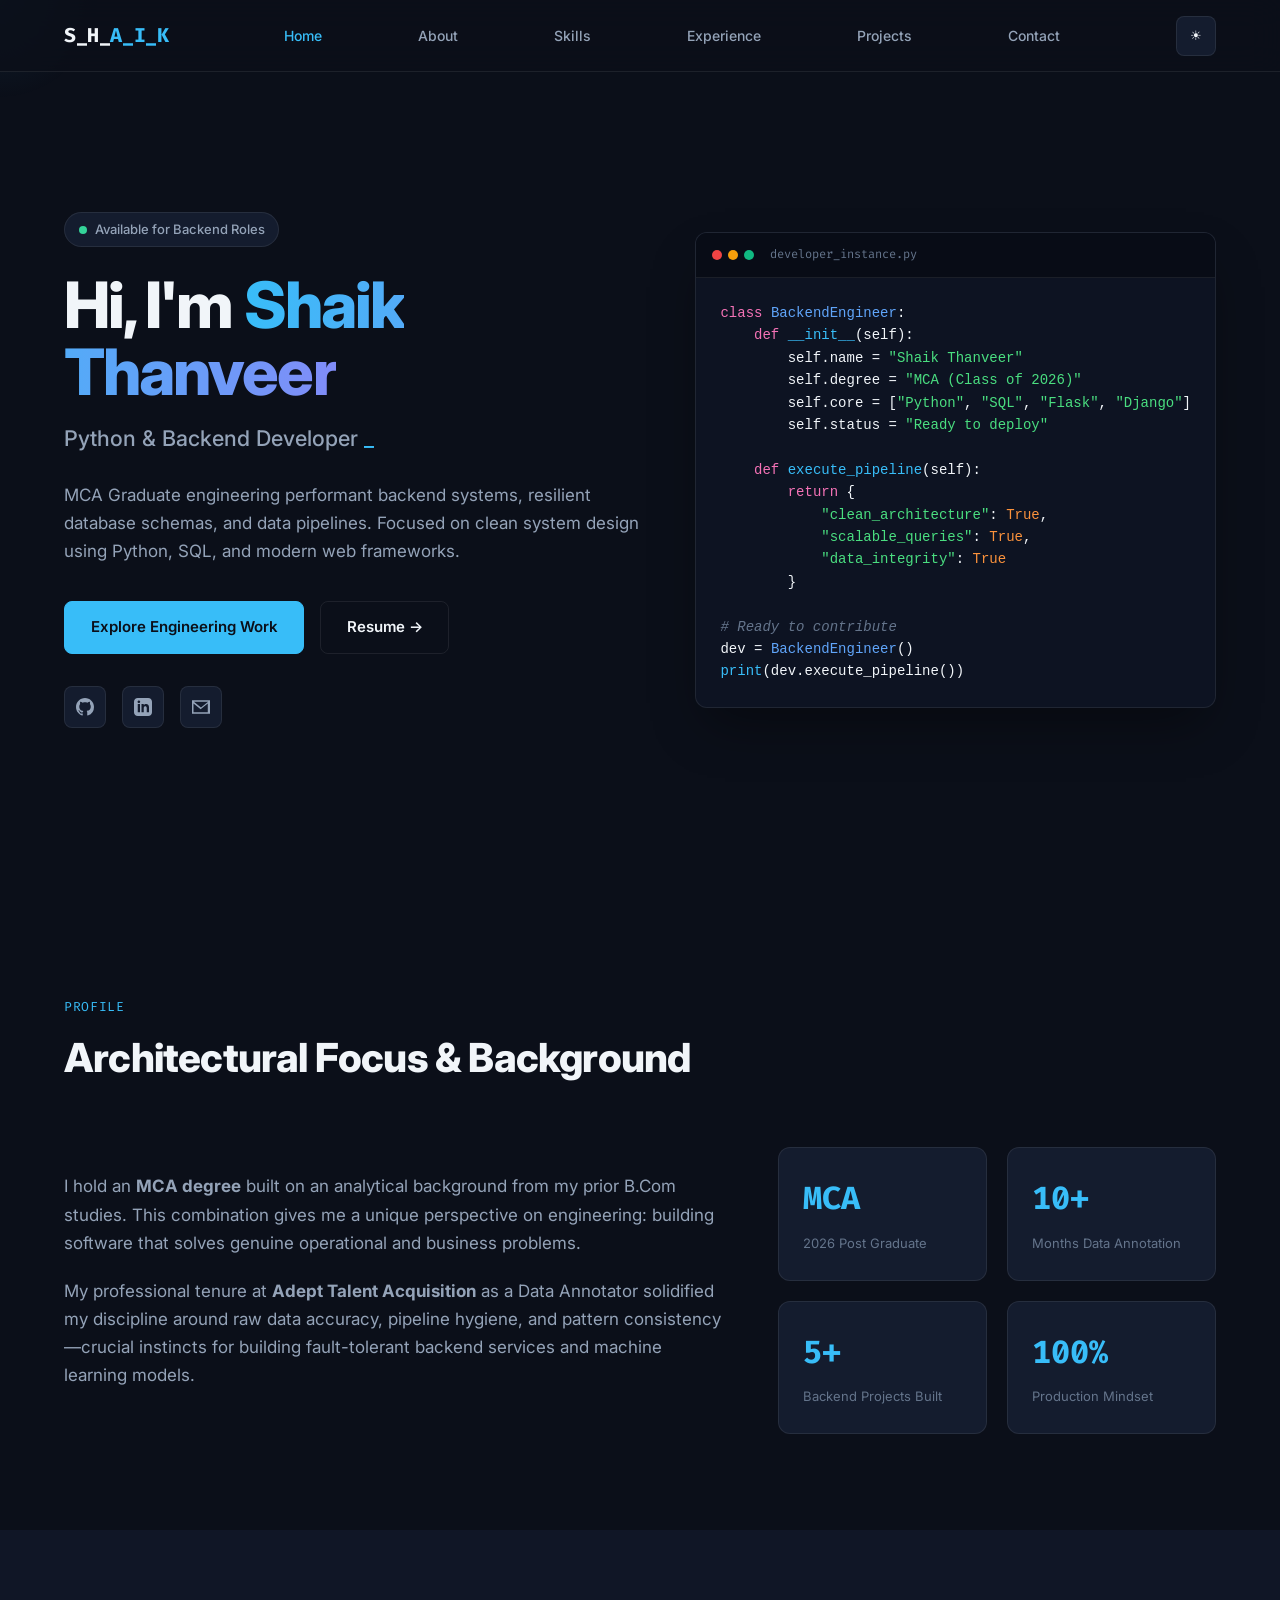
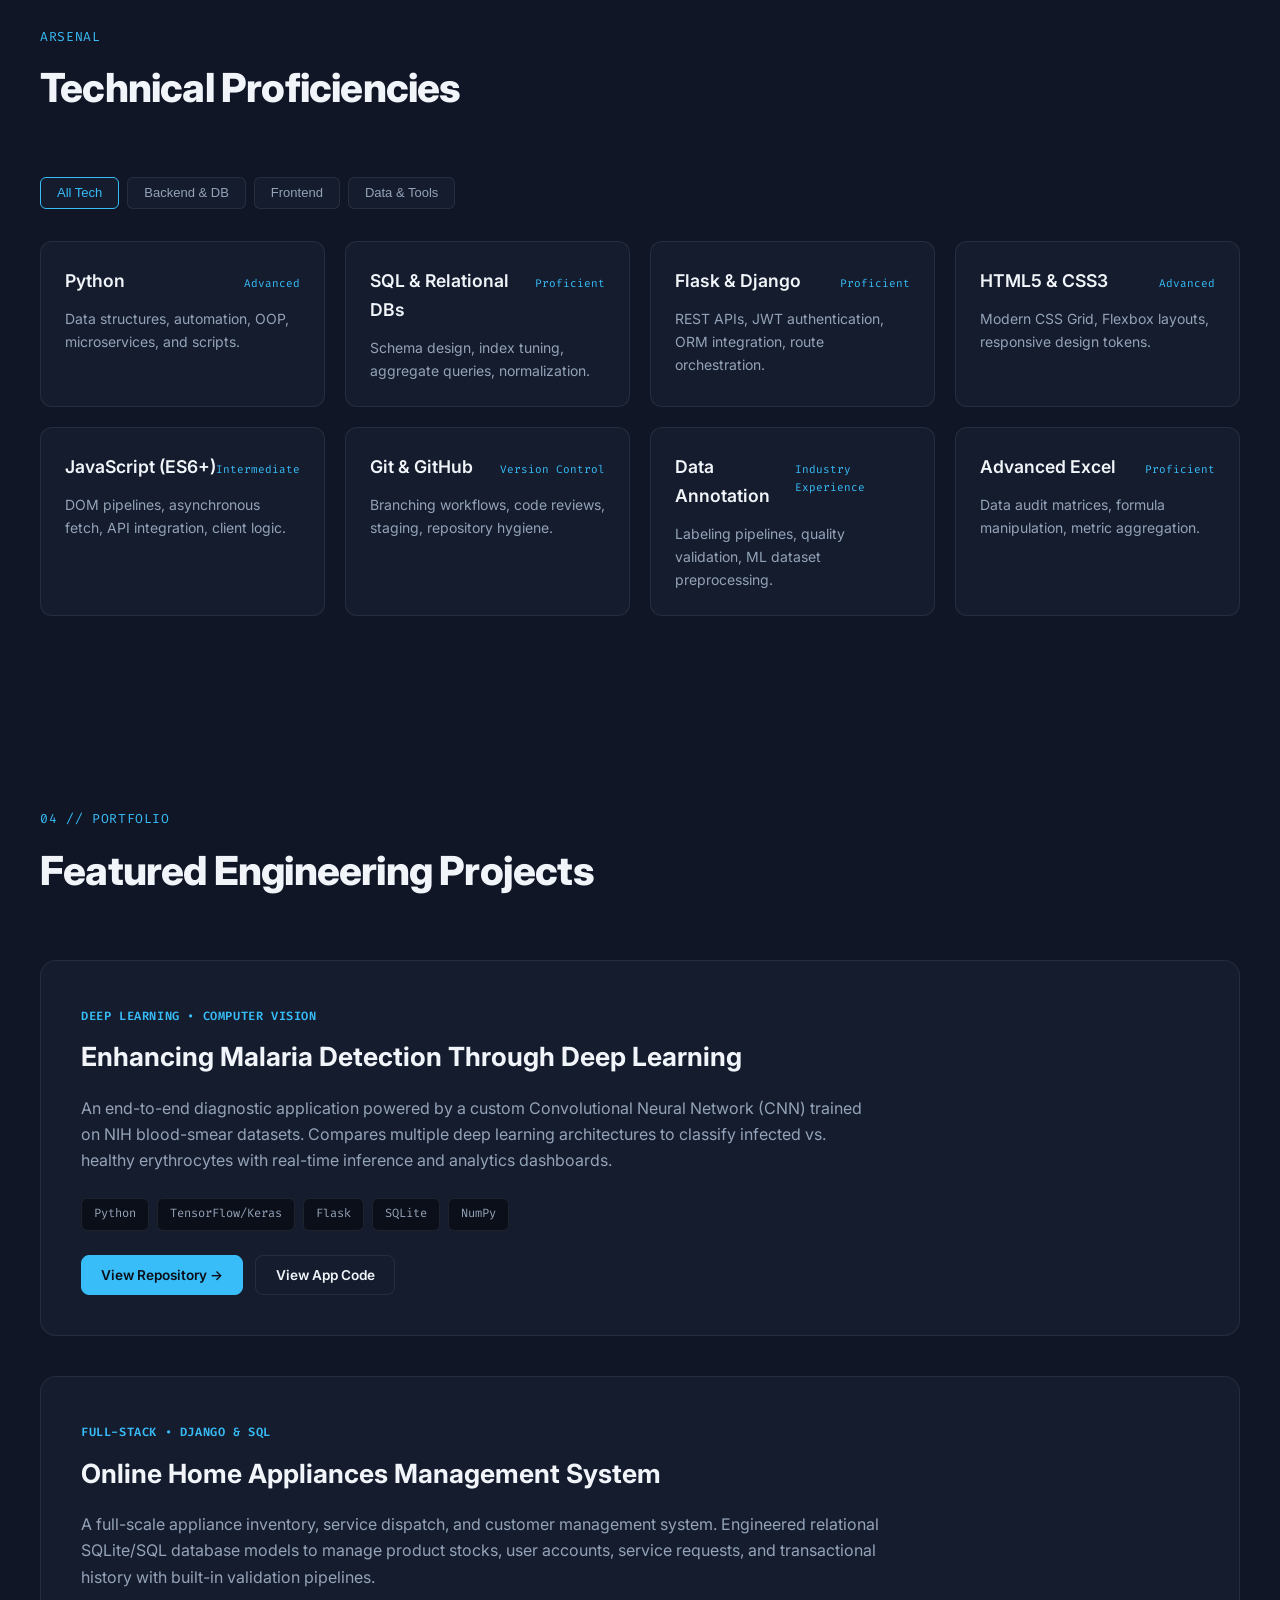
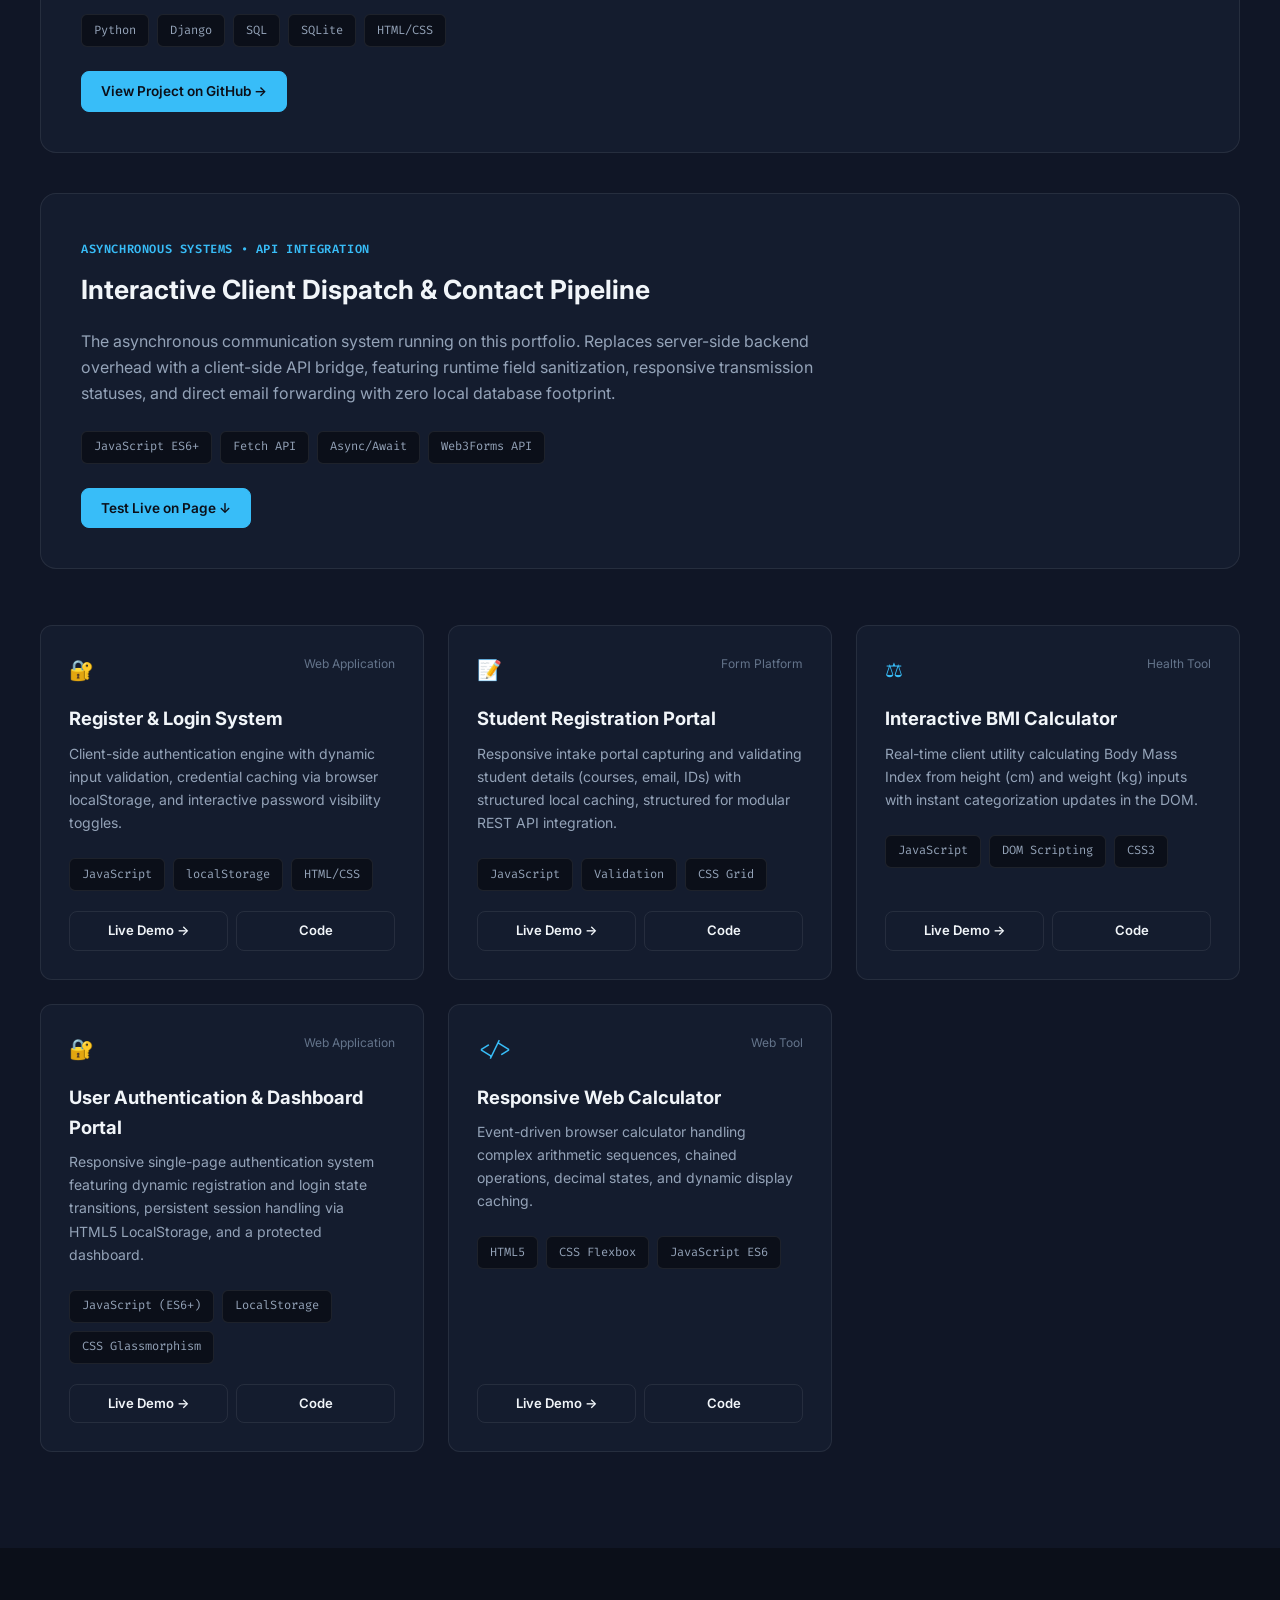
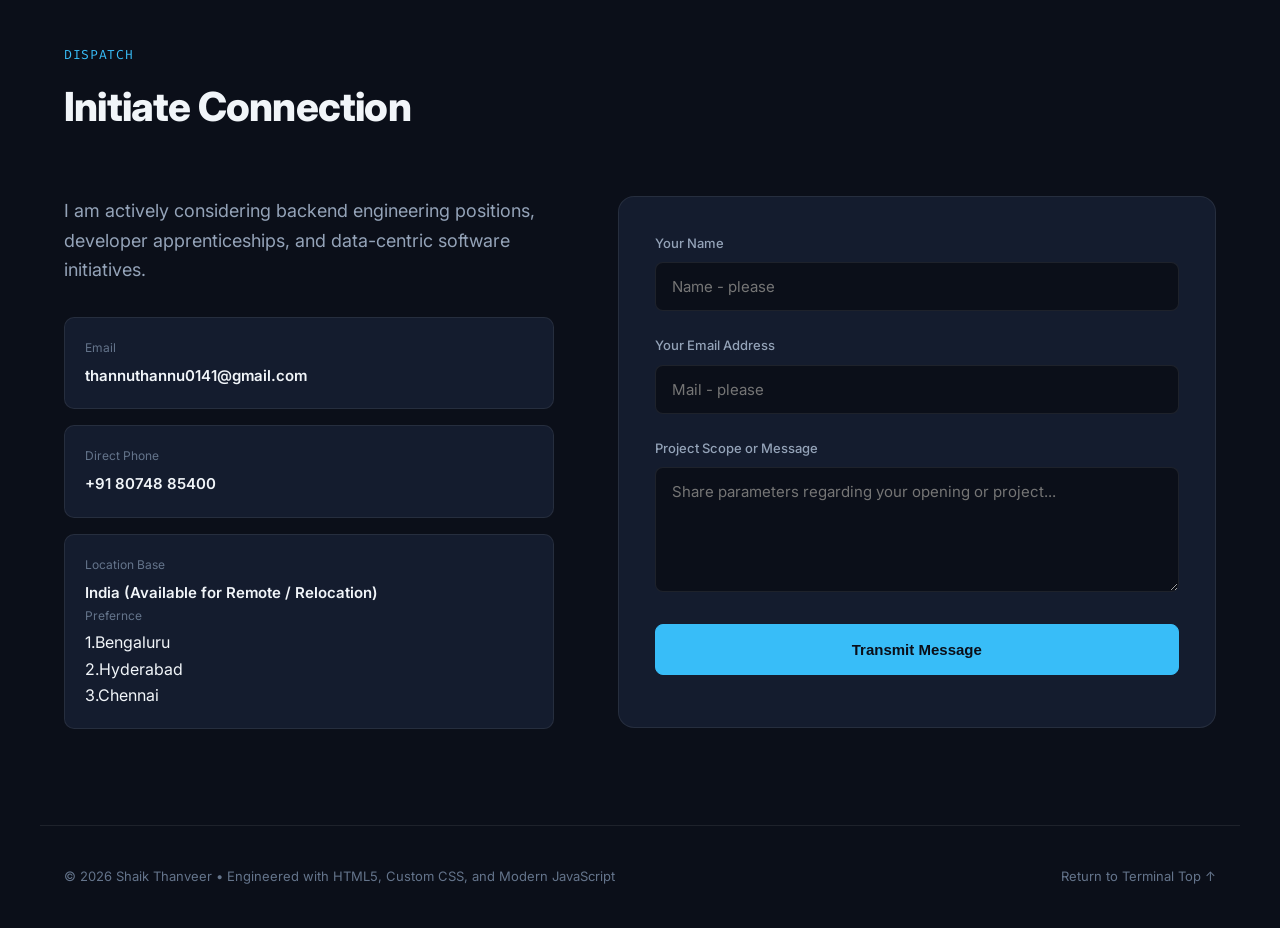
<file: index.html>
<!DOCTYPE html>
<html lang="en">
<head>
    <meta charset="UTF-8">
    <meta name="viewport" content="width=device-width, initial-scale=1.0">
    <meta name="description" content="Shaik Thanveer - Backend Engineer & MCA Graduate specializing in Python, SQL, and Distributed Systems.">
    <title>Shaik Thanveer | Backend Engineer</title>
    <link rel="preconnect" href="https://fonts.googleapis.com">
    <link rel="preconnect" href="https://fonts.gstatic.com" crossorigin>
    <link href="https://fonts.googleapis.com/css2?family=Fira+Code:wght@400;500;600&family=Inter:wght@300;400;500;600;700;800&display=swap" rel="stylesheet">
    <link rel="stylesheet" href="style.css">
</head>
<body data-theme="dark">

    <div class="cursor-glow" id="cursorGlow"></div>

    <!-- Header Navigation -->
    <header class="header" id="header">
        <a href="#home" class="logo">
            </span>S_H_<span class="accent">A_I_K</span>
        </a>

        <nav class="nav" id="nav">
            <a href="#home" class="nav-link active">Home</a>
            <a href="#about" class="nav-link">About</a>
            <a href="#skills" class="nav-link">Skills</a>
            <a href="#experience" class="nav-link">Experience</a>
            <a href="#projects" class="nav-link">Projects</a>
            <a href="#contact" class="nav-link">Contact</a>
        </nav>

        <div class="header-actions">
            <button id="themeToggle" class="icon-btn" aria-label="Toggle display theme" title="Toggle theme">
                <span class="theme-icon">☀</span>
            </button>
            <button id="menuToggle" class="icon-btn menu-btn" aria-label="Toggle navigation menu">
                <span></span>
                <span></span>
                <span></span>
            </button>
        </div>
    </header>

    <main>
        <!-- Hero Section -->
        <section class="hero section" id="home">
            <div class="hero-left">
                <div class="status-badge">
                    <span class="pulse-dot"></span> Available for Backend Roles
                </div>
                <h1 class="hero-title">
                    Hi, I'm <span class="highlight">Shaik Thanveer</span>
                </h1>
                <h2 class="hero-subtitle">
                    Python &amp; Backend Developer <span class="terminal-cursor">_</span>
                </h2>
                <p class="hero-desc">
                    MCA Graduate engineering performant backend systems, resilient database schemas, and data pipelines. Focused on clean system design using Python, SQL, and modern web frameworks.
                </p>

                <div class="cta-row">
                    <a href="#projects" class="btn btn-primary">Explore Engineering Work</a>
                    <a href="resume.html" target="_blank" class="btn btn-outline">Resume &rarr;</a>
                </div>

                <div class="social-strip">
                    <a href="https://github.com/THANVEER-cyber" target="_blank" aria-label="GitHub">
                        <svg viewBox="0 0 24 24"><path d="M12 0C5.37 0 0 5.37 0 12c0 5.31 3.435 9.795 8.205 11.385.6.105.825-.255.825-.57 0-.285-.015-1.23-.015-2.235-3.015.555-3.795-.735-4.035-1.41-.135-.345-.72-1.41-1.23-1.695-.42-.225-1.02-.78-.015-.795.945-.015 1.62.87 1.845 1.23 1.08 1.815 2.805 1.305 3.495.99.105-.78.42-1.305.765-1.605-2.67-.3-5.46-1.335-5.46-5.925 0-1.305.465-2.385 1.23-3.225-.12-.3-.54-1.53.12-3.18 0 0 1.005-.315 3.3 1.23.96-.27 1.98-.405 3-.405s2.04.135 3 .405c2.295-1.56 3.3-1.23 3.3-1.23.66 1.65.24 2.88.12 3.18.765.84 1.23 1.905 1.23 3.225 0 4.605-2.805 5.625-5.475 5.925.435.375.81 1.095.81 2.22 0 1.605-.015 2.895-.015 3.3 0 .315.225.69.825.57A12.02 12.02 0 0024 12c0-6.63-5.37-12-12-12z"/></svg>
                    </a>
                    <a href="https://www.linkedin.com/in/shaik-thanveer-639053241/" target="_blank" aria-label="LinkedIn">
                        <svg viewBox="0 0 24 24"><path d="M19 0h-14c-2.761 0-5 2.239-5 5v14c0 2.761 2.239 5 5 5h14c2.762 0 5-2.239 5-5v-14c0-2.761-2.238-5-5-5zm-11 19h-3v-11h3v11zm-1.5-12.268c-.966 0-1.75-.79-1.75-1.764s.784-1.764 1.75-1.764 1.75.79 1.75 1.764-.783 1.764-1.75 1.764zm13.5 12.268h-3v-5.604c0-3.368-4-3.113-4 0v5.604h-3v-11h3v1.765c1.396-2.586 7-2.777 7 2.476v6.759z"/></svg>
                    </a>
                    <a href="mailto:thannuthannu0141@gmail.com" aria-label="Email">
                        <svg viewBox="0 0 24 24"><path d="M0 3v18h24v-18h-24zm21.518 2l-9.518 7.713-9.518-7.713h19.036zm-19.518 14v-11.817l9.518 7.687 9.518-7.687v11.817h-19.036z"/></svg>
                    </a>
                </div>
            </div>

            <!-- Interactive Terminal Console -->
            <div class="hero-right">
                <div class="terminal-window">
                    <div class="terminal-bar">
                        <div class="terminal-dots">
                            <span class="dot red"></span>
                            <span class="dot yellow"></span>
                            <span class="dot green"></span>
                        </div>
                        <span class="terminal-file">developer_instance.py</span>
                    </div>
                    <div class="terminal-body">
<pre><code><span class="t-keyword">class</span> <span class="t-class">BackendEngineer</span>:
    <span class="t-keyword">def</span> <span class="t-func">__init__</span>(self):
        self.name = <span class="t-str">"Shaik Thanveer"</span>
        self.degree = <span class="t-str">"MCA (Class of 2026)"</span>
        self.core = [<span class="t-str">"Python"</span>, <span class="t-str">"SQL"</span>, <span class="t-str">"Flask"</span>, <span class="t-str">"Django"</span>]
        self.status = <span class="t-str">"Ready to deploy"</span>

    <span class="t-keyword">def</span> <span class="t-func">execute_pipeline</span>(self):
        <span class="t-keyword">return</span> {
            <span class="t-str">"clean_architecture"</span>: <span class="t-bool">True</span>,
            <span class="t-str">"scalable_queries"</span>: <span class="t-bool">True</span>,
            <span class="t-str">"data_integrity"</span>: <span class="t-bool">True</span>
        }

<span class="t-comment"># Ready to contribute</span>
dev = <span class="t-class">BackendEngineer</span>()
<span class="t-func">print</span>(dev.execute_pipeline())</code></pre>
                    </div>
                </div>
            </div>
        </section>

        <!-- About Section -->
        <section class="section" id="about">
            <div class="section-header">
                <span class="section-tag">PROFILE</span>
                <h2>Architectural Focus &amp; Background</h2>
            </div>

            <div class="about-container">
                <div class="about-text">
                    <p>
                        I hold an <strong>MCA degree</strong> built on an analytical background from my prior B.Com studies. This combination gives me a unique perspective on engineering: building software that solves genuine operational and business problems.
                    </p>
                    <p>
                        My professional tenure at <strong>Adept Talent Acquisition</strong> as a Data Annotator solidified my discipline around raw data accuracy, pipeline hygiene, and pattern consistency—crucial instincts for building fault-tolerant backend services and machine learning models.
                    </p>
                </div>
                <div class="metrics-grid">
                    <div class="metric-card">
                        <span class="metric-val">MCA</span>
                        <span class="metric-label">2026 Post Graduate</span>
                    </div>
                    <div class="metric-card">
                        <span class="metric-val">10+</span>
                        <span class="metric-label">Months Data Annotation</span>
                    </div>
                    <div class="metric-card">
                        <span class="metric-val">5+</span>
                        <span class="metric-label">Backend Projects Built</span>
                    </div>
                    <div class="metric-card">
                        <span class="metric-val">100%</span>
                        <span class="metric-label">Production Mindset</span>
                    </div>
                </div>
            </div>
        </section>

        <!-- Skills Section with Dynamic Filter -->
        <section class="section alternate" id="skills">
            <div class="section-header">
                <span class="section-tag">ARSENAL</span>
                <h2>Technical Proficiencies</h2>
            </div>

            <div class="skill-filters">
                <button class="filter-btn active" data-filter="all">All Tech</button>
                <button class="filter-btn" data-filter="backend">Backend &amp; DB</button>
                <button class="filter-btn" data-filter="frontend">Frontend</button>
                <button class="filter-btn" data-filter="tools">Data &amp; Tools</button>
            </div>

            <div class="skills-catalog">
                <div class="skill-tile" data-category="backend">
                    <div class="skill-meta">
                        <h4>Python</h4>
                        <span class="skill-level">Advanced</span>
                    </div>
                    <p>Data structures, automation, OOP, microservices, and scripts.</p>
                </div>

                <div class="skill-tile" data-category="backend">
                    <div class="skill-meta">
                        <h4>SQL &amp; Relational DBs</h4>
                        <span class="skill-level">Proficient</span>
                    </div>
                    <p>Schema design, index tuning, aggregate queries, normalization.</p>
                </div>

                <div class="skill-tile" data-category="backend">
                    <div class="skill-meta">
                        <h4>Flask &amp; Django</h4>
                        <span class="skill-level">Proficient</span>
                    </div>
                    <p>REST APIs, JWT authentication, ORM integration, route orchestration.</p>
                </div>

                <div class="skill-tile" data-category="frontend">
                    <div class="skill-meta">
                        <h4>HTML5 &amp; CSS3</h4>
                        <span class="skill-level">Advanced</span>
                    </div>
                    <p>Modern CSS Grid, Flexbox layouts, responsive design tokens.</p>
                </div>

                <div class="skill-tile" data-category="frontend">
                    <div class="skill-meta">
                        <h4>JavaScript (ES6+)</h4>
                        <span class="skill-level">Intermediate</span>
                    </div>
                    <p>DOM pipelines, asynchronous fetch, API integration, client logic.</p>
                </div>

                <div class="skill-tile" data-category="tools">
                    <div class="skill-meta">
                        <h4>Git &amp; GitHub</h4>
                        <span class="skill-level">Version Control</span>
                    </div>
                    <p>Branching workflows, code reviews, staging, repository hygiene.</p>
                </div>

                <div class="skill-tile" data-category="tools">
                    <div class="skill-meta">
                        <h4>Data Annotation</h4>
                        <span class="skill-level">Industry Experience</span>
                    </div>
                    <p>Labeling pipelines, quality validation, ML dataset preprocessing.</p>
                </div>

                <div class="skill-tile" data-category="tools">
                    <div class="skill-meta">
                        <h4>Advanced Excel</h4>
                        <span class="skill-level">Proficient</span>
                    </div>
                    <p>Data audit matrices, formula manipulation, metric aggregation.</p>
                </div>
            </div>
        </section>

        <!-- Experience Section -->
        <!-- ================= PROJECTS ================= -->
<section class="section alternate" id="projects">
    <div class="section-header">
        <span class="section-tag">04 // PORTFOLIO</span>
        <h2>Featured Engineering Projects</h2>
    </div>

    <div class="projects-container">

        <!-- Flagship Project 1: Malaria Detection System -->
    <article class="featured-project">
        <div class="project-info">
            <span class="badge">Deep Learning &bull; Computer Vision</span>
            <h3>Enhancing Malaria Detection Through Deep Learning</h3>
            <p>
                An end-to-end diagnostic application powered by a custom Convolutional Neural Network (CNN) trained on NIH blood-smear datasets. Compares multiple deep learning architectures to classify infected vs. healthy erythrocytes with real-time inference and analytics dashboards.
            </p>
            <div class="tech-stack">
                <span>Python</span>
                <span>TensorFlow/Keras</span>
                <span>Flask</span>
                <span>SQLite</span>
                <span>NumPy</span>
            </div>
            <div class="project-links" style="margin-top: 1.5rem; display: flex; gap: 0.75rem;">
                <!-- Primary Repository Link -->
                <a href="https://github.com/THANVEER-cyber/-Enhancing-malaria-detection-through-deep-learning" target="_blank" class="btn btn-primary" style="padding: 0.5rem 1.2rem; font-size: 0.85rem;">
                    View Repository &rarr;
                </a>
                <!-- Direct Link to Main Code Pipeline -->
                <a href="https://github.com/THANVEER-cyber/-Enhancing-malaria-detection-through-deep-learning/blob/main/app.py" target="_blank" class="btn btn-outline" style="padding: 0.5rem 1.2rem; font-size: 0.85rem;">
                    View App Code
                </a>
            </div>
        </div>
    </article>

        <!-- Flagship Project 2: Online Home Appliances Management System -->
        <article class="featured-project">
            <div class="project-info">
                <span class="badge">Full-Stack &bull; Django &amp; SQL</span>
                <h3>Online Home Appliances Management System</h3>
                <p>
                    A full-scale appliance inventory, service dispatch, and customer management system. Engineered relational SQLite/SQL database models to manage product stocks, user accounts, service requests, and transactional history with built-in validation pipelines.
                </p>
                <div class="tech-stack">
                    <span>Python</span>
                    <span>Django</span>
                    <span>SQL</span>
                    <span>SQLite</span>
                    <span>HTML/CSS</span>
                </div>
                <div class="project-links" style="margin-top: 1.5rem; display: flex; gap: 1rem; flex-wrap: wrap;">
                    <a href="https://github.com/THANVEER-cyber" target="_blank" class="btn btn-primary" style="padding: 0.5rem 1.2rem; font-size: 0.85rem;">
                        View Project on GitHub &rarr;
                    </a>
                </div>
            </div>
        </article>

        <!-- Flagship Project 3: Client Communication & Contact Pipeline -->
        <!-- Flagship Project 3: Client Communication & Contact Pipeline -->
<article class="featured-project">
    <div class="project-info">
        <span class="badge">Asynchronous Systems &bull; API Integration</span>
        <h3>Interactive Client Dispatch &amp; Contact Pipeline</h3>
        <p>
            The asynchronous communication system running on this portfolio. Replaces server-side backend overhead with a client-side API bridge, featuring runtime field sanitization, responsive transmission statuses, and direct email forwarding with zero local database footprint.
        </p>
        <div class="tech-stack">
            <span>JavaScript ES6+</span>
            <span>Fetch API</span>
            <span>Async/Await</span>
            <span>Web3Forms API</span>
        </div>
        <div class="project-links" style="margin-top: 1.5rem; display: flex; gap: 1rem; flex-wrap: wrap;">
            <a href="#contact" class="btn btn-primary" style="padding: 0.5rem 1.2rem; font-size: 0.85rem;">
                Test Live on Page &darr;
            </a>
            <!-- Direct link to script.js file on GitHub -->
        </div>
    </div>
</article>

        <!-- Compact Projects Grid (5 Mini & Practical Projects) -->
        <div class="compact-projects-grid">

            <!-- Project 4: Register & Login System -->
            <div class="compact-card">
                <div>
                    <div class="compact-header">
                        <span class="card-icon">🔐</span>
                        <span class="card-type">Web Application</span>
                    </div>
                    <h4>Register &amp; Login System</h4>
                    <p>Client-side authentication engine with dynamic input validation, credential caching via browser localStorage, and interactive password visibility toggles.</p>
                    <div class="tech-stack micro">
                        <span>JavaScript</span>
                        <span>localStorage</span>
                        <span>HTML/CSS</span>
                    </div>
                </div>
                <div style="margin-top: 1.25rem; display: flex; gap: 0.5rem;">
                    <a href="auth.html" target="_blank" class="btn btn-outline" style="flex: 1; padding: 0.5rem; font-size: 0.82rem; text-align: center;">
                        Live Demo &rarr;
                    </a>
                    <a href="https://github.com/THANVEER-cyber/register-login/blob/main/index.html" target="_blank" class="btn btn-outline" style="flex: 1; padding: 0.5rem; font-size: 0.82rem; text-align: center;">
                        Code
                    </a>
                </div>
            </div>

            <!-- Project 5: Student Registration Form -->
            <div class="compact-card">
                <div>
                    <div class="compact-header">
                        <span class="card-icon">📝</span>
                        <span class="card-type">Form Platform</span>
                    </div>
                    <h4>Student Registration Portal</h4>
                    <p>Responsive intake portal capturing and validating student details (courses, email, IDs) with structured local caching, structured for modular REST API integration.</p>
                    <div class="tech-stack micro">
                        <span>JavaScript</span>
                        <span>Validation</span>
                        <span>CSS Grid</span>
                    </div>
                </div>
                <div style="margin-top: 1.25rem; display: flex; gap: 0.5rem;">
                    <a href="student-Form.html" target="_blank" class="btn btn-outline" style="flex: 1; padding: 0.5rem; font-size: 0.82rem; text-align: center;">
                        Live Demo &rarr;
                    </a>
                    <a href="https://github.com/THANVEER-cyber/student-registration-form/blob/main/index.html" target="_blank" class="btn btn-outline" style="flex: 1; padding: 0.5rem; font-size: 0.82rem; text-align: center;">
                        Code
                    </a>
                </div>
            </div>

            <!-- Project 7: Interactive BMI Calculator -->
            <div class="compact-card">
                <div>
                    <div class="compact-header">
                        <span class="card-icon">⚖</span>
                        <span class="card-type">Health Tool</span>
                    </div>
                    <h4>Interactive BMI Calculator</h4>
                    <p>Real-time client utility calculating Body Mass Index from height (cm) and weight (kg) inputs with instant categorization updates in the DOM.</p>
                    <div class="tech-stack micro">
                        <span>JavaScript</span>
                        <span>DOM Scripting</span>
                        <span>CSS3</span>
                    </div>
                </div>
                <div style="margin-top: 1.25rem; display: flex; gap: 0.5rem;">
                    <a href="BMI calculator.html" target="_blank" class="btn btn-outline" style="flex: 1; padding: 0.5rem; font-size: 0.82rem; text-align: center;">
                        Live Demo &rarr;
                    </a>
                    <a href="https://github.com/THANVEER-cyber/interactive-BMI-Calculator/blob/main/index.html" target="_blank" class="btn btn-outline" style="flex: 1; padding: 0.5rem; font-size: 0.82rem; text-align: center;">
                        Code
                    </a>
                </div>
            </div>
<!-- Project: Secure Auth Dashboard -->
<div class="compact-card">
    <div>
        <div class="compact-header">
            <span class="card-icon">🔐</span>
            <span class="card-type">Web Application</span>
        </div>
        <h4>User Authentication & Dashboard Portal</h4>
        <p>Responsive single-page authentication system featuring dynamic registration and login state transitions, persistent session handling via HTML5 LocalStorage, and a protected dashboard.</p>
        <div class="tech-stack micro">
            <span>JavaScript (ES6+)</span>
            <span>LocalStorage</span>
            <span>CSS Glassmorphism</span>
        </div>
    </div>
    <div style="margin-top: 1.25rem; display: flex; gap: 0.5rem;">
        <a href="login.html" target="_blank" class="btn btn-outline" style="flex: 1; padding: 0.5rem; font-size: 0.82rem; text-align: center;">
            Live Demo &rarr;
        </a>
        <a href="https://github.com/THANVEER-cyber/secure-auth-dashboard/blob/main/index.html" target="_blank" class="btn btn-outline" style="flex: 1; padding: 0.5rem; font-size: 0.82rem; text-align: center;">
            Code
        </a>
    </div>
</div>

            <!-- Project 8: Responsive Web Calculator -->
            <div class="compact-card">
                <div>
                    <div class="compact-header">
                        <span class="card-icon">&lt;/&gt;</span>
                        <span class="card-type">Web Tool</span>
                    </div>
                    <h4>Responsive Web Calculator</h4>
                    <p>Event-driven browser calculator handling complex arithmetic sequences, chained operations, decimal states, and dynamic display caching.</p>
                    <div class="tech-stack micro">
                        <span>HTML5</span>
                        <span>CSS Flexbox</span>
                        <span>JavaScript ES6</span>
                    </div>
                </div>
                <div style="margin-top: 1.25rem; display: flex; gap: 0.5rem;">
                    <!-- Opens the running web app -->
                    <a href="web calculator.html" target="_blank" class="btn btn-outline" style="flex: 1; padding: 0.5rem; font-size: 0.82rem; text-align: center;">
                        Live Demo &rarr;
                    </a>
                    <!-- Opens the updated index.html code file on GitHub -->
                    <a href="https://github.com/THANVEER-cyber/Web-calculator-/blob/main/index.html" target="_blank" class="btn btn-outline" style="flex: 1; padding: 0.5rem; font-size: 0.82rem; text-align: center;">
                        Code
                    </a>
                </div>
            </div>

        </div>

    </div>
</section>

        <!-- Contact Section -->
    <section class="section" id="contact">
        <div class="section-header">
            <span class="section-tag">DISPATCH</span>
            <h2>Initiate Connection</h2>
        </div>

        <div class="contact-shell">
            <div class="contact-info">
            <p class="contact-lead">
                I am actively considering backend engineering positions, developer apprenticeships, and data-centric software initiatives.
            </p>

            <div class="contact-methods">
                <a href="mail:thannuthannu0141@gmail.com" class="method-card">
                    <span class="method-type">Email</span>
                    <span class="method-value">thannuthannu0141@gmail.com</span>
                </a>
                <a href="tel:+918074885400" class="method-card">
                    <span class="method-type">Direct Phone</span>
                    <span class="method-value">+91 80748 85400</span>
                </a>
                <div class="method-card">
                    <span class="method-type">Location Base</span>
                    <span class="method-value">India (Available for Remote / Relocation)</span>
                    <span class="method-type">Prefernce</span>
                    <p>1.Bengaluru</p>
                    <p>2.Hyderabad</p>
                    <p>3.Chennai</p>
                </div>
            </div>
        </div>

        <div class="contact-form-wrap">
            <form id="contactForm" class="contact-form">
                <!-- Web3Forms Key Activated -->
                <input type="hidden" name="access_key" value="7489f43f-dba3-42de-9bdd-ecac5736c06b">
                <input type="hidden" name="from_name" value="Portfolio Inquirer">
                
                <div class="input-group">
                    <label for="name">Your Name</label>
                    <input type="text" id="name" name="name" placeholder="Name - please" required>
                </div>

                <div class="input-group">
                    <label for="email">Your Email Address</label>
                    <input type="email" id="email" name="email" placeholder="Mail - please" required>
                </div>

                <div class="input-group">
                    <label for="message">Project Scope or Message</label>
                    <textarea id="message" name="message" rows="5" placeholder="Share parameters regarding your opening or project..." required></textarea>
                </div>

                <button type="submit" id="submitBtn" class="btn btn-primary submit-btn">
                    <span>Transmit Message</span>
                </button>
                <div id="formFeedback" class="form-feedback" aria-live="polite"></div>
            </form>
            </div>
            </div>
        </section>
    </main>

    <!-- Footer -->
    <footer class="footer">
        <p>&copy; 2026 Shaik Thanveer &bull; Engineered with HTML5, Custom CSS, and Modern JavaScript</p>
        <a href="#home" class="back-to-top">Return to Terminal Top &uarr;</a>
    </footer>

    <script src="Script.js"></script>
</body>
</html>
</file>
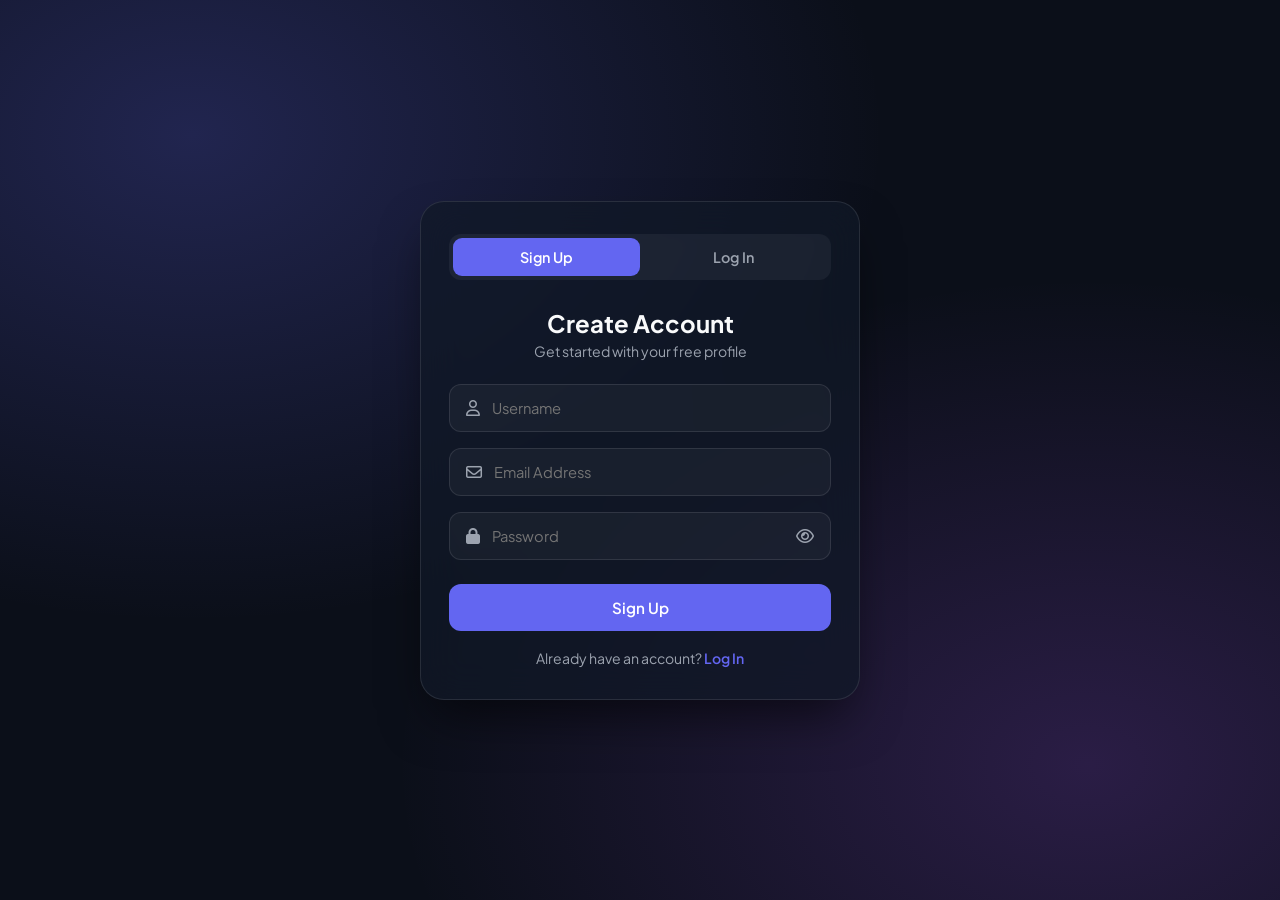
<file: auth.html>
<!DOCTYPE html>
<html lang="en">
<head>
  <meta charset="UTF-8">
  <meta name="viewport" content="width=device-width, initial-scale=1.0">
  <title>Portal & Dashboard</title>
  <link rel="preconnect" href="https://fonts.googleapis.com">
  <link rel="preconnect" href="https://fonts.gstatic.com" crossorigin>
  <link href="https://fonts.googleapis.com/css2?family=Plus+Jakarta+Sans:wght@400;500;600;700&display=swap" rel="stylesheet">
  <link rel="stylesheet" href="https://cdnjs.cloudflare.com/ajax/libs/font-awesome/6.6.0/css/all.min.css" />

  <style>
    :root {
      --bg: #0b0f19;
      --card-bg: rgba(17, 24, 39, 0.75);
      --border-color: rgba(255, 255, 255, 0.1);
      --primary: #6366f1;
      --primary-hover: #4f46e5;
      --text-main: #f9fafb;
      --text-sub: #9ca3af;
    }

    * {
      box-sizing: border-box;
      margin: 0;
      padding: 0;
      font-family: 'Plus Jakarta Sans', sans-serif;
    }

    body {
      min-height: 100vh;
      display: flex;
      justify-content: center;
      align-items: center;
      background-color: var(--bg);
      background-image: 
        radial-gradient(at 15% 15%, rgba(99, 102, 241, 0.25) 0px, transparent 45%),
        radial-gradient(at 85% 85%, rgba(168, 85, 247, 0.2) 0px, transparent 45%);
      padding: 24px;
      color: var(--text-main);
    }

    .app-card {
      width: 100%;
      max-width: 440px;
      background: var(--card-bg);
      backdrop-filter: blur(20px);
      -webkit-backdrop-filter: blur(20px);
      border: 1px solid var(--border-color);
      border-radius: 24px;
      padding: 32px 28px;
      box-shadow: 0 25px 50px -12px rgba(0, 0, 0, 0.6);
    }

    /* Auth Navigation */
    .tab-switch {
      display: flex;
      background: rgba(255, 255, 255, 0.05);
      padding: 4px;
      border-radius: 12px;
      margin-bottom: 28px;
    }

    .tab-btn {
      flex: 1;
      padding: 10px;
      border: none;
      background: transparent;
      color: var(--text-sub);
      font-size: 0.9rem;
      font-weight: 600;
      border-radius: 9px;
      cursor: pointer;
      transition: all 0.2s ease;
    }

    .tab-btn.active {
      background: var(--primary);
      color: #ffffff;
    }

    .header-area {
      text-align: center;
      margin-bottom: 24px;
    }

    .header-area h2 {
      font-size: 1.5rem;
      font-weight: 700;
    }

    .header-area p {
      color: var(--text-sub);
      font-size: 0.88rem;
      margin-top: 4px;
    }

    .input-field {
      position: relative;
      display: flex;
      align-items: center;
      margin-bottom: 16px;
      background: rgba(255, 255, 255, 0.04);
      border: 1px solid var(--border-color);
      border-radius: 12px;
      transition: border-color 0.2s, box-shadow 0.2s;
    }

    .input-field:focus-within {
      border-color: var(--primary);
      box-shadow: 0 0 0 3px rgba(99, 102, 241, 0.2);
    }

    .input-field i.icon-prefix {
      color: var(--text-sub);
      padding-left: 16px;
    }

    .input-field input {
      width: 100%;
      background: transparent;
      border: none;
      outline: none;
      padding: 14px 14px 14px 12px;
      font-size: 0.92rem;
      color: var(--text-main);
    }

    .toggle-password {
      color: var(--text-sub);
      padding-right: 16px;
      cursor: pointer;
    }

    .submit-btn {
      width: 100%;
      padding: 14px;
      margin-top: 8px;
      background: var(--primary);
      color: white;
      border: none;
      border-radius: 12px;
      font-size: 0.95rem;
      font-weight: 600;
      cursor: pointer;
      transition: background 0.2s ease;
    }

    .submit-btn:hover {
      background: var(--primary-hover);
    }

    .switch-prompt {
      text-align: center;
      font-size: 0.88rem;
      color: var(--text-sub);
      margin-top: 18px;
    }

    .switch-prompt a {
      color: var(--primary);
      text-decoration: none;
      font-weight: 600;
      cursor: pointer;
    }

    /* Dashboard Inner Styles */
    .top-bar {
      display: flex;
      align-items: center;
      justify-content: space-between;
      margin-bottom: 24px;
    }

    .badge-active {
      display: inline-flex;
      align-items: center;
      gap: 8px;
      padding: 5px 12px;
      border-radius: 9999px;
      font-size: 0.75rem;
      font-weight: 600;
      background: rgba(34, 197, 94, 0.12);
      border: 1px solid rgba(34, 197, 94, 0.25);
      color: #4ade80;
    }

    .status-dot {
      width: 7px;
      height: 7px;
      border-radius: 50%;
      background: #22c55e;
      box-shadow: 0 0 6px #22c55e;
    }

    .btn-logout {
      background: rgba(239, 68, 68, 0.1);
      border: 1px solid rgba(239, 68, 68, 0.25);
      color: #f87171;
      padding: 6px 12px;
      border-radius: 10px;
      font-size: 0.8rem;
      font-weight: 600;
      cursor: pointer;
    }

    .profile-header {
      display: flex;
      align-items: center;
      gap: 16px;
      margin-bottom: 24px;
    }

    .avatar {
      width: 50px;
      height: 50px;
      border-radius: 50%;
      background: linear-gradient(135deg, #6366f1, #06b6d4);
      display: flex;
      align-items: center;
      justify-content: center;
      font-size: 1.25rem;
      font-weight: 700;
    }

    .stats-grid {
      display: grid;
      grid-template-columns: repeat(3, 1fr);
      gap: 10px;
      margin-bottom: 24px;
    }

    .stat-card {
      background: rgba(255, 255, 255, 0.03);
      border: 1px solid var(--border-color);
      border-radius: 12px;
      padding: 12px 8px;
      text-align: center;
    }

    .stat-number {
      font-size: 1.1rem;
      font-weight: 700;
    }

    .stat-label {
      font-size: 0.7rem;
      color: var(--text-sub);
      margin-top: 2px;
    }

    .hidden {
      display: none !important;
    }
  </style>
</head>
<body>

  <div class="app-card">
    
    <!-- AUTHENTICATION VIEW -->
    <div id="authView">
      <div class="tab-switch">
        <button class="tab-btn active" id="tabSignup" onclick="switchTab('signup')">Sign Up</button>
        <button class="tab-btn" id="tabLogin" onclick="switchTab('login')">Log In</button>
      </div>

      <!-- Sign Up Sub-form -->
      <form id="signupForm" onsubmit="handleRegister(event)">
        <div class="header-area">
          <h2>Create Account</h2>
          <p>Get started with your free profile</p>
        </div>

        <div class="input-field">
          <i class="fa-regular fa-user icon-prefix"></i>
          <input type="text" id="regUsername" placeholder="Username" required />
        </div>

        <div class="input-field">
          <i class="fa-regular fa-envelope icon-prefix"></i>
          <input type="email" id="regEmail" placeholder="Email Address" required />
        </div>

        <div class="input-field">
          <i class="fa-solid fa-lock icon-prefix"></i>
          <input type="password" id="regPassword" placeholder="Password" required />
          <i class="fa-regular fa-eye toggle-password" onclick="togglePasswordVisibility('regPassword', this)"></i>
        </div>

        <button type="submit" class="submit-btn">Sign Up</button>
        <p class="switch-prompt">Already have an account? <a onclick="switchTab('login')">Log In</a></p>
      </form>

      <!-- Login Sub-form -->
      <form id="loginForm" class="hidden" onsubmit="handleLogin(event)">
        <div class="header-area">
          <h2>Welcome Back</h2>
          <p>Enter your details to sign in</p>
        </div>

        <div class="input-field">
          <i class="fa-regular fa-envelope icon-prefix"></i>
          <input type="email" id="logEmail" placeholder="Email Address" required />
        </div>

        <div class="input-field">
          <i class="fa-solid fa-lock icon-prefix"></i>
          <input type="password" id="logPassword" placeholder="Password" required />
          <i class="fa-regular fa-eye toggle-password" onclick="togglePasswordVisibility('logPassword', this)"></i>
        </div>

        <button type="submit" class="submit-btn">Log In</button>
        <p class="switch-prompt">Need an account? <a onclick="switchTab('signup')">Sign Up</a></p>
      </form>
    </div>

    <!-- DASHBOARD VIEW -->
    <div id="dashboardView" class="hidden">
      <div class="top-bar">
        <div class="badge-active">
          <span class="status-dot"></span>
          Session Active
        </div>
        <button class="btn-logout" onclick="handleLogout()">
          <i class="fa-solid fa-arrow-right-from-bracket"></i> Log out
        </button>
      </div>

      <div class="profile-header">
        <div class="avatar" id="userAvatar">U</div>
        <div>
          <h2 id="userName" style="font-size: 1.25rem;">Welcome back!</h2>
          <p id="userEmail" style="font-size: 0.85rem; color: var(--text-sub);">user@example.com</p>
        </div>
      </div>

      <div class="stats-grid">
        <div class="stat-card">
          <div class="stat-number">3</div>
          <div class="stat-label">PROJECTS</div>
        </div>
        <div class="stat-card">
          <div class="stat-number">100%</div>
          <div class="stat-label">STORAGE</div>
        </div>
        <div class="stat-card">
          <div class="stat-number">Active</div>
          <div class="stat-label">PLAN</div>
        </div>
      </div>
    </div>

  </div>

  <script>
    function switchTab(mode) {
      const isSignup = mode === 'signup';
      document.getElementById("signupForm").classList.toggle("hidden", !isSignup);
      document.getElementById("loginForm").classList.toggle("hidden", isSignup);
      document.getElementById("tabSignup").classList.toggle("active", isSignup);
      document.getElementById("tabLogin").classList.toggle("active", !isSignup);
    }

    function togglePasswordVisibility(inputId, icon) {
      const input = document.getElementById(inputId);
      const isPassword = input.type === "password";
      input.type = isPassword ? "text" : "password";
      icon.classList.toggle("fa-eye", !isPassword);
      icon.classList.toggle("fa-eye-slash", isPassword);
    }

    function handleRegister(e) {
      e.preventDefault();
      const user = {
        username: document.getElementById("regUsername").value.trim(),
        email: document.getElementById("regEmail").value.trim(),
        password: document.getElementById("regPassword").value
      };

      localStorage.setItem("userAccount", JSON.stringify(user));
      alert("Registration complete! Please log in.");
      document.getElementById("signupForm").reset();
      switchTab('login');
    }

    function handleLogin(e) {
      e.preventDefault();
      const email = document.getElementById("logEmail").value.trim();
      const password = document.getElementById("logPassword").value;
      const stored = JSON.parse(localStorage.getItem("userAccount"));

      if (stored && stored.email === email && stored.password === password) {
        // Switch to Dashboard state
        document.getElementById("authView").classList.add("hidden");
        document.getElementById("dashboardView").classList.remove("hidden");

        document.getElementById("userName").textContent = `Welcome, ${stored.username}!`;
        document.getElementById("userEmail").textContent = stored.email;
        document.getElementById("userAvatar").textContent = stored.username.charAt(0).toUpperCase();
      } else {
        alert("Invalid email or password.");
      }
    }

    function handleLogout() {
      // Return to signup state
      document.getElementById("dashboardView").classList.add("hidden");
      document.getElementById("authView").classList.remove("hidden");
      switchTab('signup');
    }
  </script>
</body>
</html>
</file>
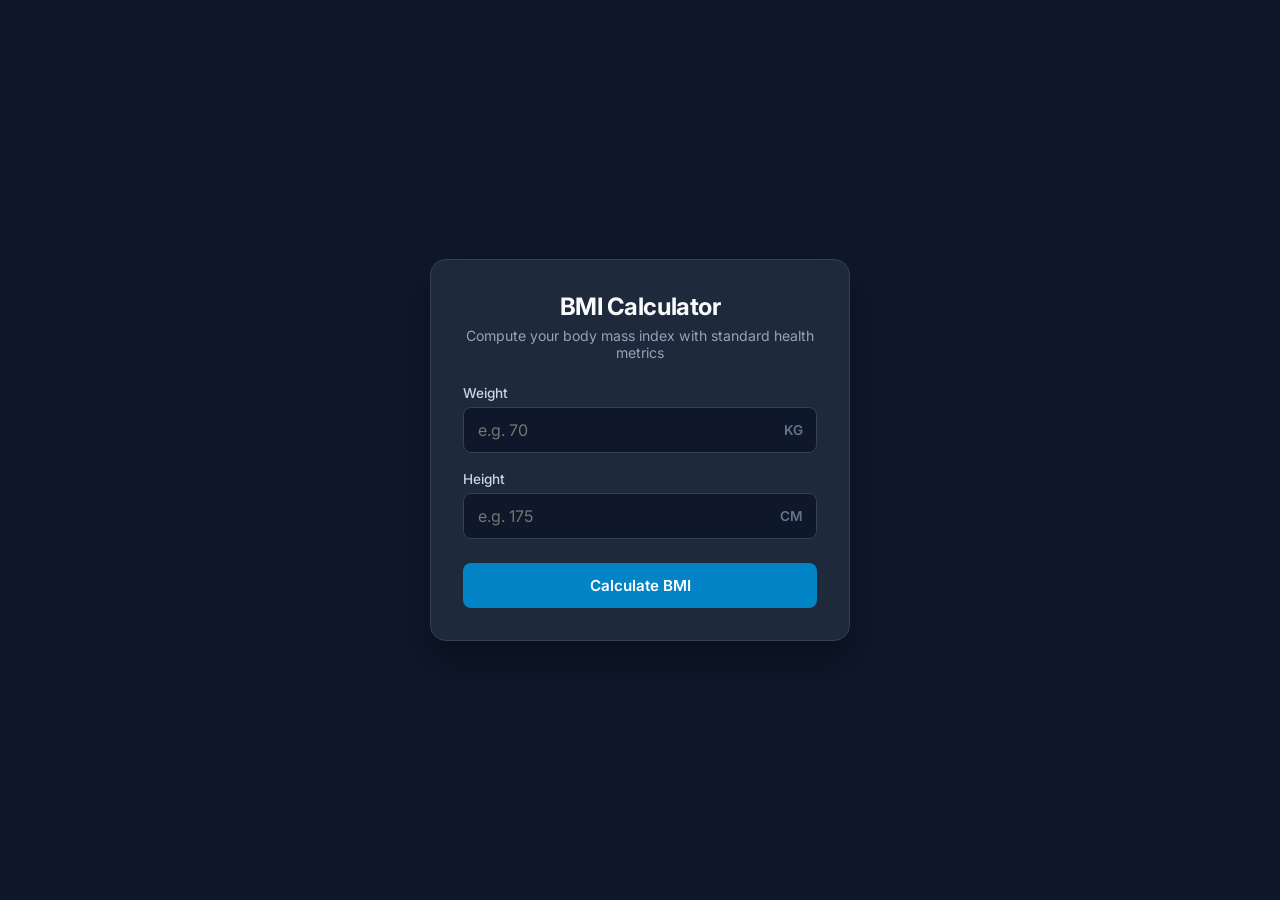
<file: BMI calculator.html>
<!DOCTYPE html>
<html lang="en">
<head>
    <meta charset="UTF-8">
    <meta name="viewport" content="width=device-width, initial-scale=1.0">
    <title>Modern BMI Calculator | Shaik Thanveer</title>
    <link rel="preconnect" href="https://fonts.googleapis.com">
    <link rel="preconnect" href="https://fonts.gstatic.com" crossorigin>
    <link href="https://fonts.googleapis.com/css2?family=Inter:wght@400;500;600;700&display=swap" rel="stylesheet">
    <style>
        * {
            margin: 0;
            padding: 0;
            box-sizing: border-box;
            font-family: 'Inter', -apple-system, BlinkMacSystemFont, sans-serif;
        }

        body {
            background-color: #0f172a;
            color: #f8fafc;
            min-height: 100vh;
            display: flex;
            align-items: center;
            justify-content: center;
            padding: 20px;
        }

        .card {
            background: #1e293b;
            border: 1px solid #334155;
            border-radius: 16px;
            padding: 32px;
            width: 100%;
            max-width: 420px;
            box-shadow: 0 20px 40px rgba(0, 0, 0, 0.35);
        }

        .header {
            text-align: center;
            margin-bottom: 24px;
        }

        .header h1 {
            font-size: 1.5rem;
            font-weight: 700;
            color: #f8fafc;
            letter-spacing: -0.02em;
        }

        .header p {
            color: #94a3b8;
            font-size: 0.88rem;
            margin-top: 6px;
        }

        .form-group {
            margin-bottom: 18px;
        }

        label {
            display: block;
            font-size: 0.85rem;
            font-weight: 500;
            color: #cbd5e1;
            margin-bottom: 6px;
        }

        .input-wrapper {
            position: relative;
            display: flex;
            align-items: center;
        }

        input {
            width: 100%;
            background: #0f172a;
            border: 1px solid #334155;
            border-radius: 8px;
            padding: 12px 48px 12px 14px;
            color: #f8fafc;
            font-size: 1rem;
            outline: none;
            transition: border-color 0.2s, box-shadow 0.2s;
        }

        input:focus {
            border-color: #0284c7;
            box-shadow: 0 0 0 3px rgba(2, 132, 199, 0.2);
        }

        .unit {
            position: absolute;
            right: 14px;
            font-size: 0.85rem;
            font-weight: 600;
            color: #64748b;
            text-transform: uppercase;
            pointer-events: none;
        }

        .btn {
            width: 100%;
            background: #0284c7;
            color: #ffffff;
            border: none;
            padding: 13px;
            border-radius: 8px;
            font-size: 0.95rem;
            font-weight: 600;
            cursor: pointer;
            transition: background-color 0.2s, transform 0.1s;
            margin-top: 6px;
        }

        .btn:hover {
            background: #0369a1;
            transform: translateY(-1px);
        }

        .btn:active {
            transform: translateY(1px);
        }

        .result-panel {
            margin-top: 24px;
            padding: 16px;
            border-radius: 10px;
            background: #0f172a;
            border: 1px solid #334155;
            text-align: center;
            display: none;
        }

        .bmi-number {
            font-size: 2.25rem;
            font-weight: 700;
            line-height: 1.2;
            margin: 4px 0;
        }

        .bmi-category {
            display: inline-block;
            padding: 4px 12px;
            border-radius: 9999px;
            font-size: 0.8rem;
            font-weight: 600;
            text-transform: uppercase;
            letter-spacing: 0.05em;
            margin-top: 6px;
        }

        .error-msg {
            color: #f87171;
            font-size: 0.85rem;
            margin-top: 8px;
            text-align: center;
            display: none;
        }

        /* Category Color Palettes */
        .underweight { color: #38bdf8; background: rgba(56, 189, 248, 0.15); }
        .normal      { color: #4ade80; background: rgba(74, 222, 128, 0.15); }
        .overweight  { color: #facc15; background: rgba(250, 204, 21, 0.15); }
        .obese       { color: #f87171; background: rgba(248, 113, 113, 0.15); }
    </style>
</head>
<body>

    <main class="card">
        <header class="header">
            <h1>BMI Calculator</h1>
            <p>Compute your body mass index with standard health metrics</p>
        </header>

        <form id="bmiForm" onsubmit="event.preventDefault(); calculateBMI();">
            <div class="form-group">
                <label for="weight">Weight</label>
                <div class="input-wrapper">
                    <input type="number" id="weight" step="any" placeholder="e.g. 70" required min="1">
                    <span class="unit">kg</span>
                </div>
            </div>

            <div class="form-group">
                <label for="height">Height</label>
                <div class="input-wrapper">
                    <input type="number" id="height" step="any" placeholder="e.g. 175" required min="1">
                    <span class="unit">cm</span>
                </div>
            </div>

            <button type="submit" class="btn">Calculate BMI</button>
            <div id="errorText" class="error-msg"></div>
        </form>

        <div id="resultPanel" class="result-panel">
            <span style="color: #94a3b8; font-size: 0.8rem; text-transform: uppercase; letter-spacing: 0.05em;">Your BMI Score</span>
            <div id="bmiValue" class="bmi-number">0.0</div>
            <span id="bmiBadge" class="bmi-category">Normal</span>
        </div>
    </main>

    <script>
        function calculateBMI() {
            const weightInput = document.getElementById("weight");
            const heightInput = document.getElementById("height");
            const errorText = document.getElementById("errorText");
            const resultPanel = document.getElementById("resultPanel");
            const bmiValue = document.getElementById("bmiValue");
            const bmiBadge = document.getElementById("bmiBadge");

            const weight = parseFloat(weightInput.value);
            const height = parseFloat(heightInput.value);

            errorText.style.display = "none";
            resultPanel.style.display = "none";

            if (isNaN(weight) || isNaN(height) || weight <= 0 || height <= 0) {
                errorText.innerText = "Please enter valid positive values for weight and height.";
                errorText.style.display = "block";
                return;
            }

            const heightInMeters = height / 100;
            const bmi = (weight / (heightInMeters * heightInMeters)).toFixed(1);

            bmiValue.innerText = bmi;
            bmiBadge.className = "bmi-category"; // reset classes

            if (bmi < 18.5) {
                bmiBadge.innerText = "Underweight";
                bmiBadge.classList.add("underweight");
                bmiValue.style.color = "#38bdf8";
            } else if (bmi >= 18.5 && bmi <= 24.9) {
                bmiBadge.innerText = "Normal Weight";
                bmiBadge.classList.add("normal");
                bmiValue.style.color = "#4ade80";
            } else if (bmi >= 25.0 && bmi <= 29.9) {
                bmiBadge.innerText = "Overweight";
                bmiBadge.classList.add("overweight");
                bmiValue.style.color = "#facc15";
            } else {
                bmiBadge.innerText = "Obese";
                bmiBadge.classList.add("obese");
                bmiValue.style.color = "#f87171";
            }

            resultPanel.style.display = "block";
        }
    </script>
</body>
</html>
</file>
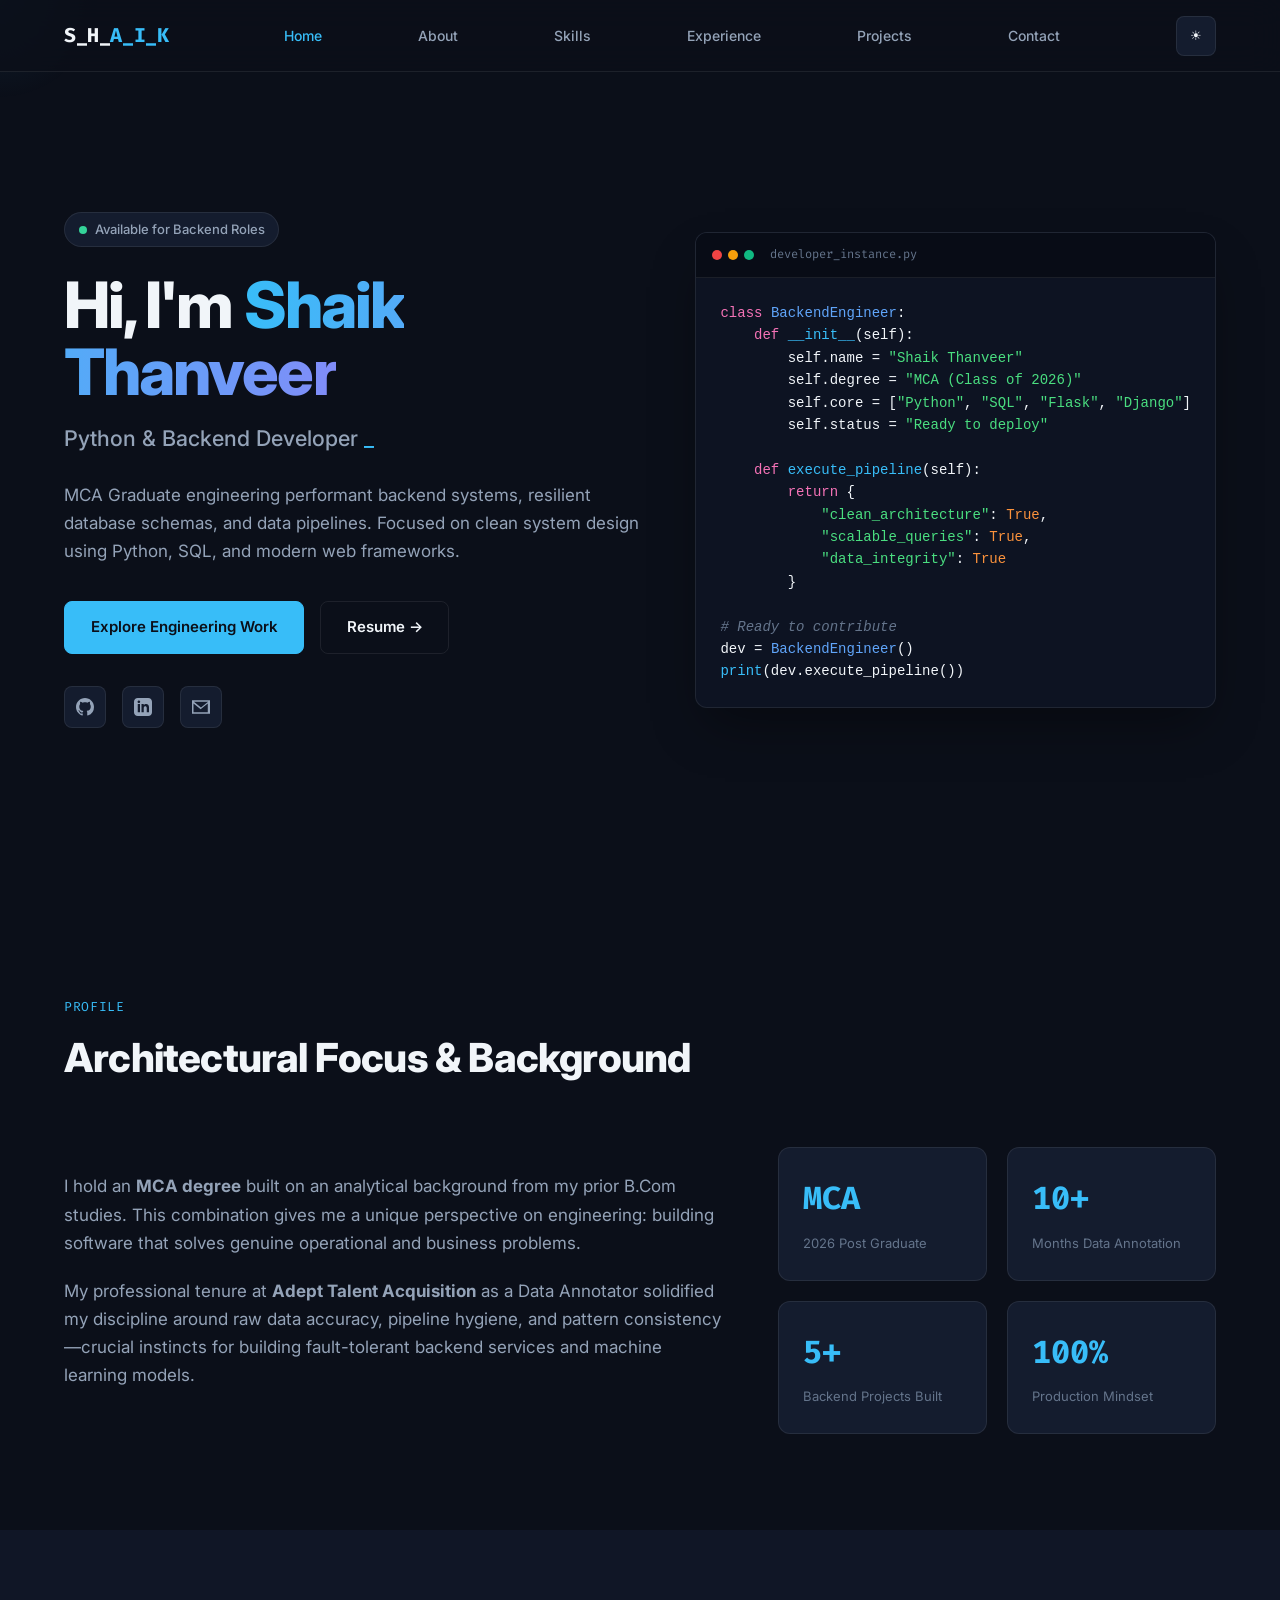
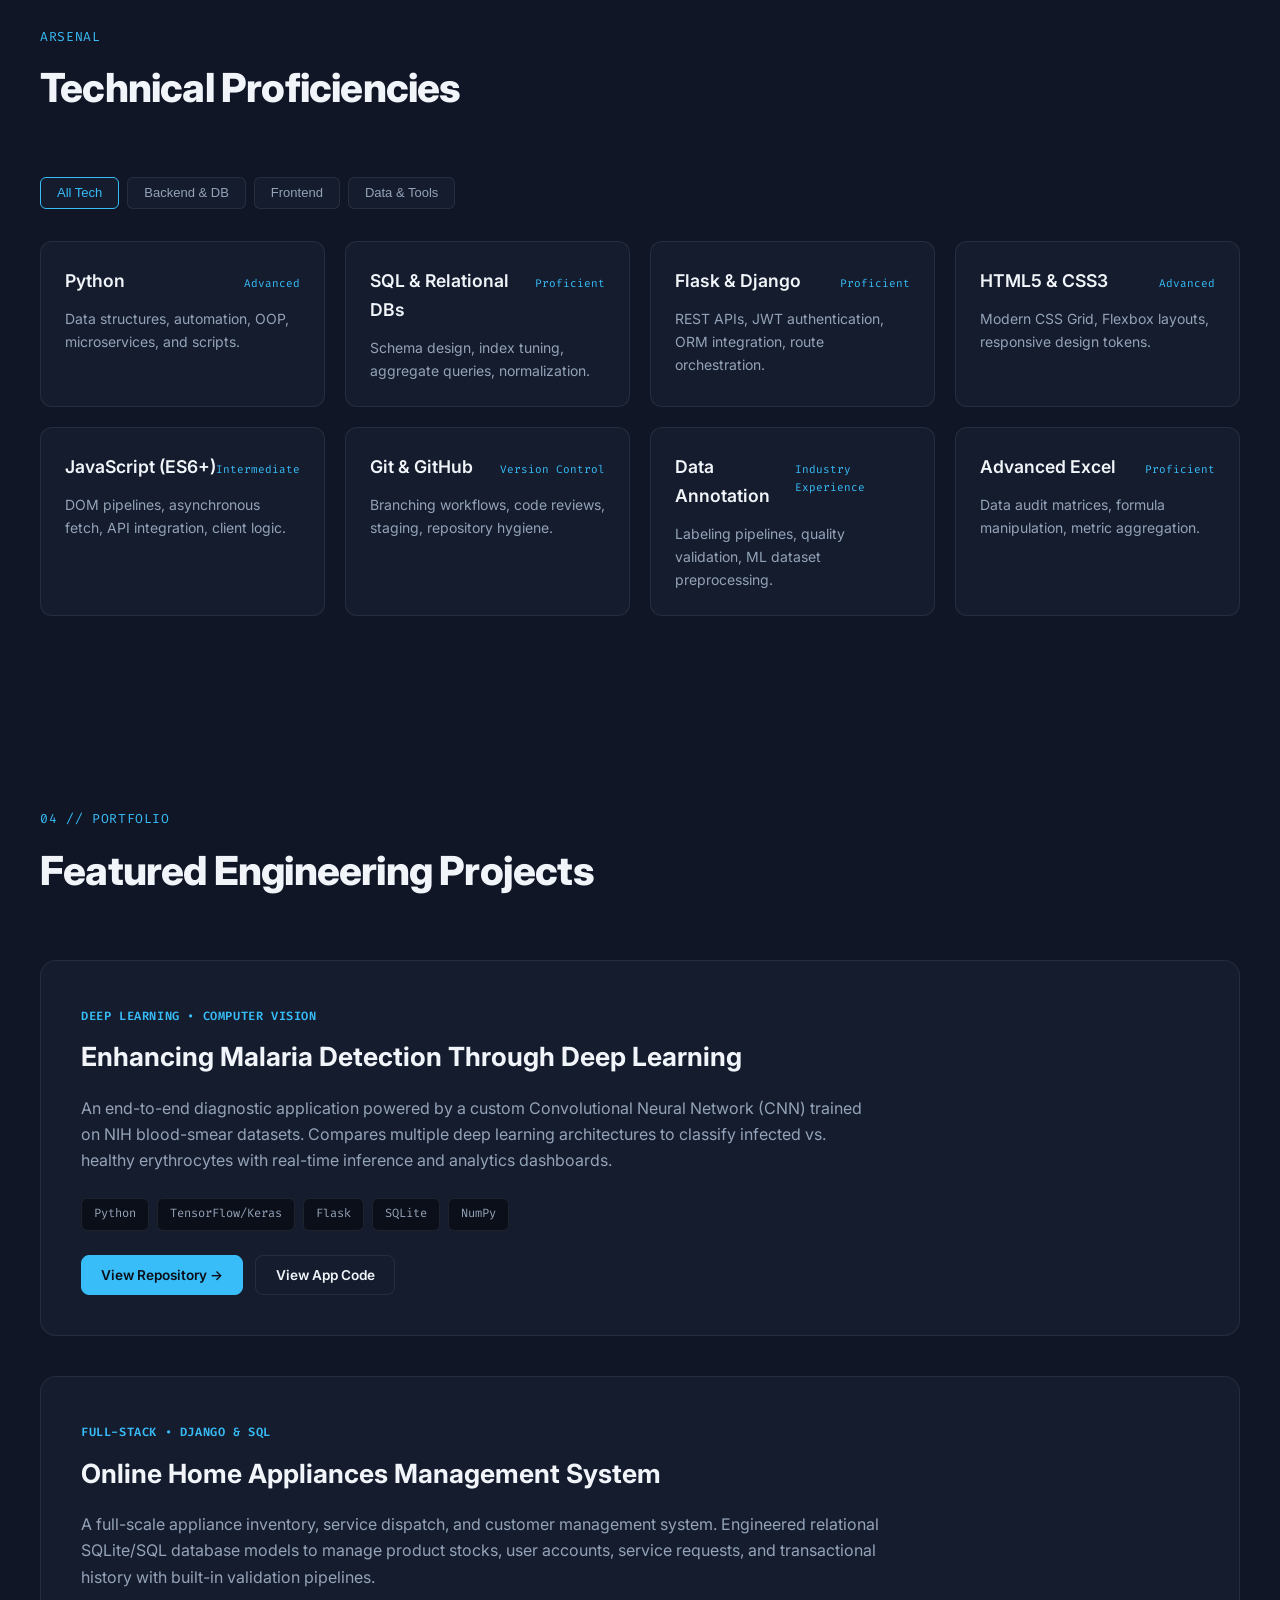
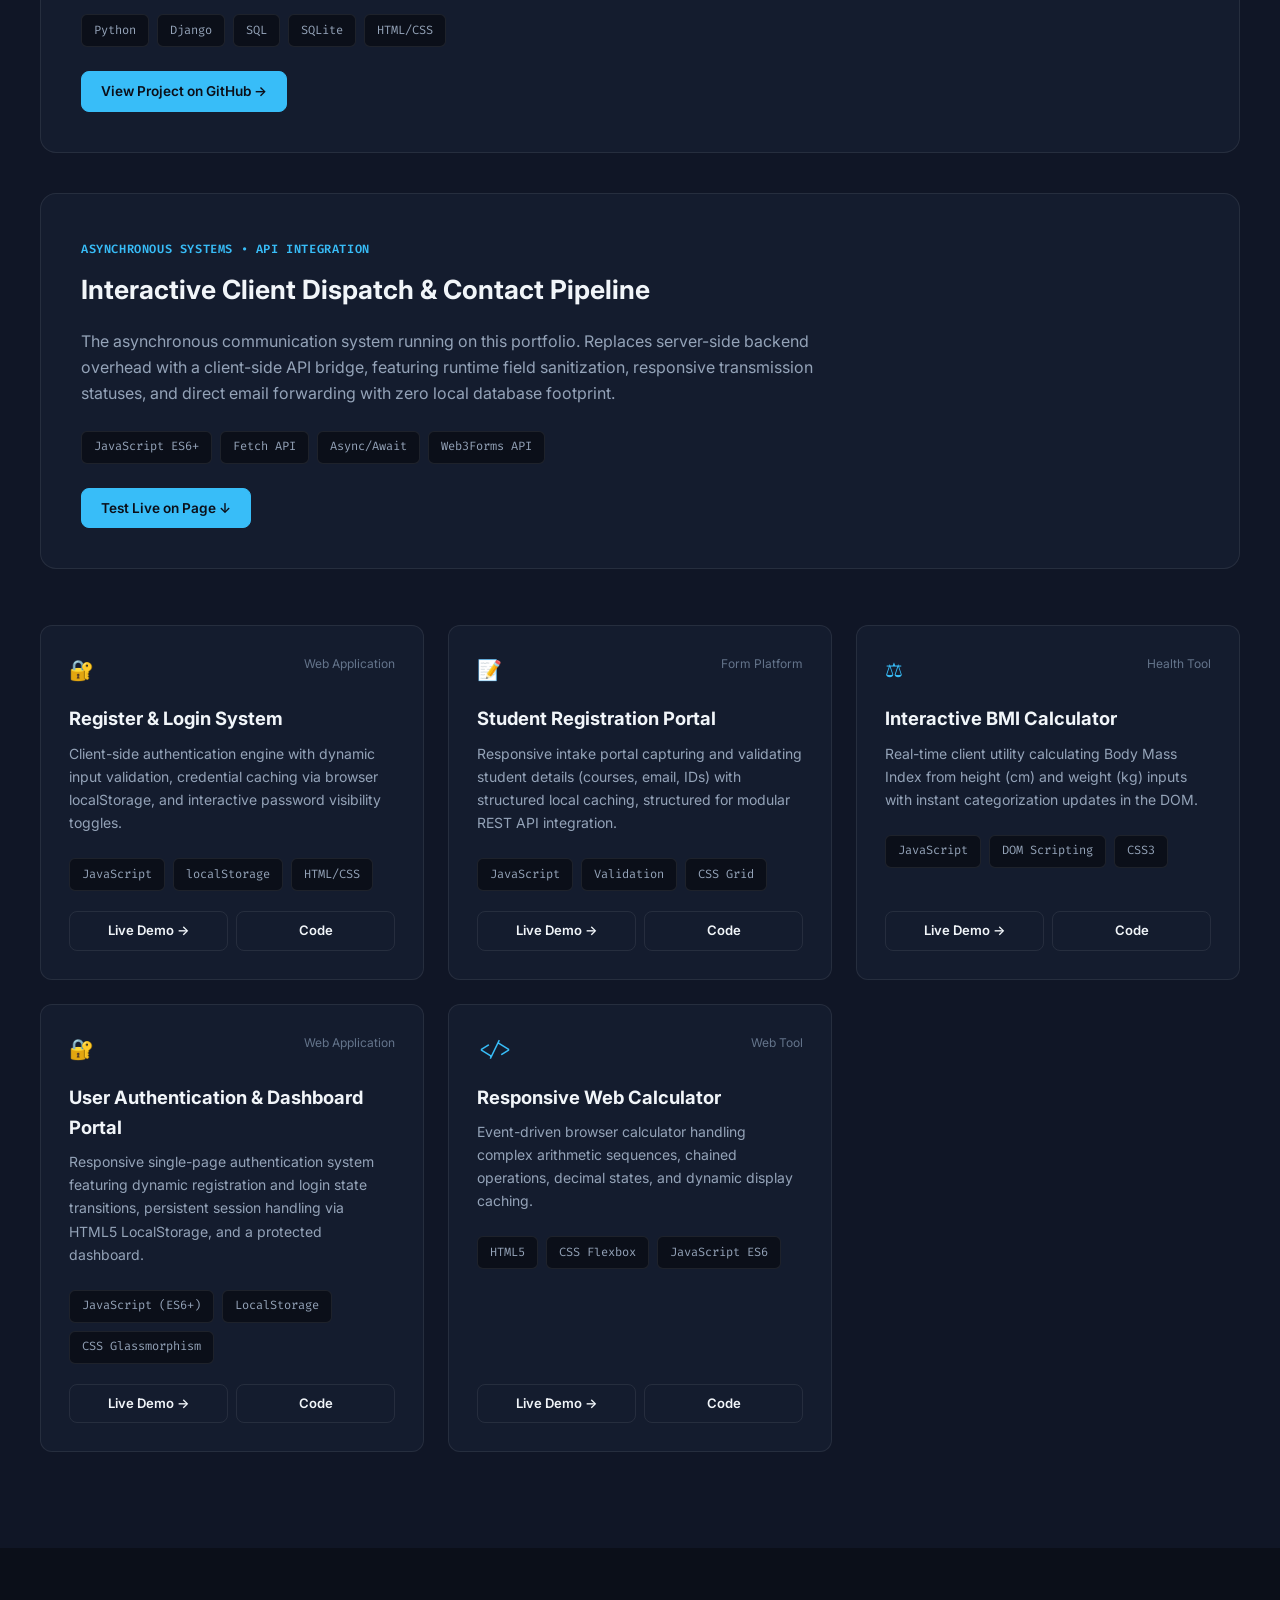
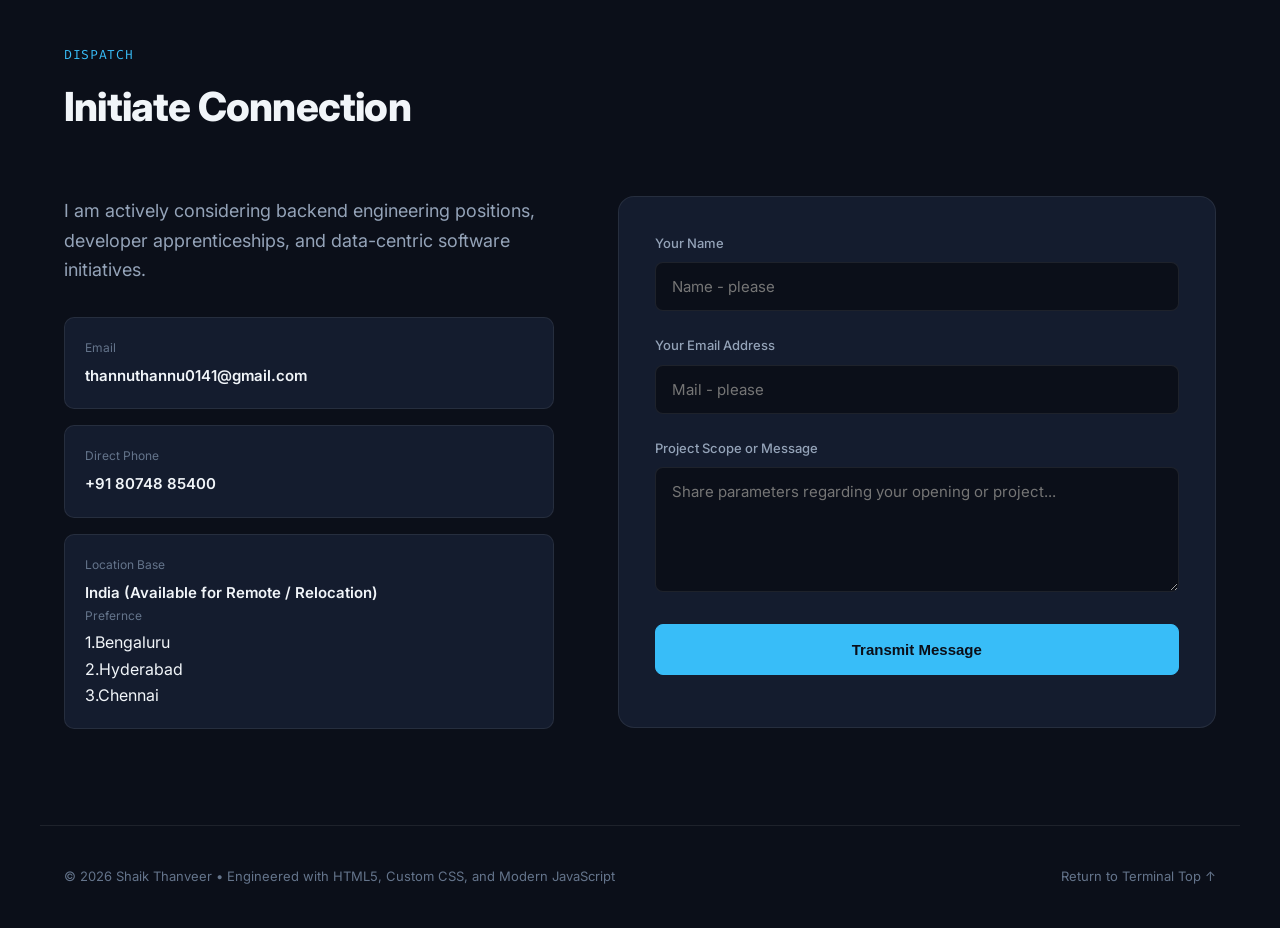
<file: portfolio.html>
<!DOCTYPE html>
<html lang="en">
<head>
    <meta charset="UTF-8">
    <meta name="viewport" content="width=device-width, initial-scale=1.0">
    <meta name="description" content="Shaik Thanveer - Backend Engineer & MCA Graduate specializing in Python, SQL, and Distributed Systems.">
    <title>Shaik Thanveer | Backend Engineer</title>
    <link rel="preconnect" href="https://fonts.googleapis.com">
    <link rel="preconnect" href="https://fonts.gstatic.com" crossorigin>
    <link href="https://fonts.googleapis.com/css2?family=Fira+Code:wght@400;500;600&family=Inter:wght@300;400;500;600;700;800&display=swap" rel="stylesheet">
    <link rel="stylesheet" href="style.css">
</head>
<body data-theme="dark">

    <div class="cursor-glow" id="cursorGlow"></div>

    <!-- Header Navigation -->
    <header class="header" id="header">
        <a href="#home" class="logo">
            </span>S_H_<span class="accent">A_I_K</span>
        </a>

        <nav class="nav" id="nav">
            <a href="#home" class="nav-link active">Home</a>
            <a href="#about" class="nav-link">About</a>
            <a href="#skills" class="nav-link">Skills</a>
            <a href="#experience" class="nav-link">Experience</a>
            <a href="#projects" class="nav-link">Projects</a>
            <a href="#contact" class="nav-link">Contact</a>
        </nav>

        <div class="header-actions">
            <button id="themeToggle" class="icon-btn" aria-label="Toggle display theme" title="Toggle theme">
                <span class="theme-icon">☀</span>
            </button>
            <button id="menuToggle" class="icon-btn menu-btn" aria-label="Toggle navigation menu">
                <span></span>
                <span></span>
                <span></span>
            </button>
        </div>
    </header>

    <main>
        <!-- Hero Section -->
        <section class="hero section" id="home">
            <div class="hero-left">
                <div class="status-badge">
                    <span class="pulse-dot"></span> Available for Backend Roles
                </div>
                <h1 class="hero-title">
                    Hi, I'm <span class="highlight">Shaik Thanveer</span>
                </h1>
                <h2 class="hero-subtitle">
                    Python &amp; Backend Developer <span class="terminal-cursor">_</span>
                </h2>
                <p class="hero-desc">
                    MCA Graduate engineering performant backend systems, resilient database schemas, and data pipelines. Focused on clean system design using Python, SQL, and modern web frameworks.
                </p>

                <div class="cta-row">
                    <a href="#projects" class="btn btn-primary">Explore Engineering Work</a>
                    <a href="resume.html" target="_blank" class="btn btn-outline">Resume &rarr;</a>
                </div>

                <div class="social-strip">
                    <a href="https://github.com/THANVEER-cyber" target="_blank" aria-label="GitHub">
                        <svg viewBox="0 0 24 24"><path d="M12 0C5.37 0 0 5.37 0 12c0 5.31 3.435 9.795 8.205 11.385.6.105.825-.255.825-.57 0-.285-.015-1.23-.015-2.235-3.015.555-3.795-.735-4.035-1.41-.135-.345-.72-1.41-1.23-1.695-.42-.225-1.02-.78-.015-.795.945-.015 1.62.87 1.845 1.23 1.08 1.815 2.805 1.305 3.495.99.105-.78.42-1.305.765-1.605-2.67-.3-5.46-1.335-5.46-5.925 0-1.305.465-2.385 1.23-3.225-.12-.3-.54-1.53.12-3.18 0 0 1.005-.315 3.3 1.23.96-.27 1.98-.405 3-.405s2.04.135 3 .405c2.295-1.56 3.3-1.23 3.3-1.23.66 1.65.24 2.88.12 3.18.765.84 1.23 1.905 1.23 3.225 0 4.605-2.805 5.625-5.475 5.925.435.375.81 1.095.81 2.22 0 1.605-.015 2.895-.015 3.3 0 .315.225.69.825.57A12.02 12.02 0 0024 12c0-6.63-5.37-12-12-12z"/></svg>
                    </a>
                    <a href="https://www.linkedin.com/in/shaik-thanveer-639053241/" target="_blank" aria-label="LinkedIn">
                        <svg viewBox="0 0 24 24"><path d="M19 0h-14c-2.761 0-5 2.239-5 5v14c0 2.761 2.239 5 5 5h14c2.762 0 5-2.239 5-5v-14c0-2.761-2.238-5-5-5zm-11 19h-3v-11h3v11zm-1.5-12.268c-.966 0-1.75-.79-1.75-1.764s.784-1.764 1.75-1.764 1.75.79 1.75 1.764-.783 1.764-1.75 1.764zm13.5 12.268h-3v-5.604c0-3.368-4-3.113-4 0v5.604h-3v-11h3v1.765c1.396-2.586 7-2.777 7 2.476v6.759z"/></svg>
                    </a>
                    <a href="mailto:thannuthannu0141@gmail.com" aria-label="Email">
                        <svg viewBox="0 0 24 24"><path d="M0 3v18h24v-18h-24zm21.518 2l-9.518 7.713-9.518-7.713h19.036zm-19.518 14v-11.817l9.518 7.687 9.518-7.687v11.817h-19.036z"/></svg>
                    </a>
                </div>
            </div>

            <!-- Interactive Terminal Console -->
            <div class="hero-right">
                <div class="terminal-window">
                    <div class="terminal-bar">
                        <div class="terminal-dots">
                            <span class="dot red"></span>
                            <span class="dot yellow"></span>
                            <span class="dot green"></span>
                        </div>
                        <span class="terminal-file">developer_instance.py</span>
                    </div>
                    <div class="terminal-body">
<pre><code><span class="t-keyword">class</span> <span class="t-class">BackendEngineer</span>:
    <span class="t-keyword">def</span> <span class="t-func">__init__</span>(self):
        self.name = <span class="t-str">"Shaik Thanveer"</span>
        self.degree = <span class="t-str">"MCA (Class of 2026)"</span>
        self.core = [<span class="t-str">"Python"</span>, <span class="t-str">"SQL"</span>, <span class="t-str">"Flask"</span>, <span class="t-str">"Django"</span>]
        self.status = <span class="t-str">"Ready to deploy"</span>

    <span class="t-keyword">def</span> <span class="t-func">execute_pipeline</span>(self):
        <span class="t-keyword">return</span> {
            <span class="t-str">"clean_architecture"</span>: <span class="t-bool">True</span>,
            <span class="t-str">"scalable_queries"</span>: <span class="t-bool">True</span>,
            <span class="t-str">"data_integrity"</span>: <span class="t-bool">True</span>
        }

<span class="t-comment"># Ready to contribute</span>
dev = <span class="t-class">BackendEngineer</span>()
<span class="t-func">print</span>(dev.execute_pipeline())</code></pre>
                    </div>
                </div>
            </div>
        </section>

        <!-- About Section -->
        <section class="section" id="about">
            <div class="section-header">
                <span class="section-tag">PROFILE</span>
                <h2>Architectural Focus &amp; Background</h2>
            </div>

            <div class="about-container">
                <div class="about-text">
                    <p>
                        I hold an <strong>MCA degree</strong> built on an analytical background from my prior B.Com studies. This combination gives me a unique perspective on engineering: building software that solves genuine operational and business problems.
                    </p>
                    <p>
                        My professional tenure at <strong>Adept Talent Acquisition</strong> as a Data Annotator solidified my discipline around raw data accuracy, pipeline hygiene, and pattern consistency—crucial instincts for building fault-tolerant backend services and machine learning models.
                    </p>
                </div>
                <div class="metrics-grid">
                    <div class="metric-card">
                        <span class="metric-val">MCA</span>
                        <span class="metric-label">2026 Post Graduate</span>
                    </div>
                    <div class="metric-card">
                        <span class="metric-val">10+</span>
                        <span class="metric-label">Months Data Annotation</span>
                    </div>
                    <div class="metric-card">
                        <span class="metric-val">5+</span>
                        <span class="metric-label">Backend Projects Built</span>
                    </div>
                    <div class="metric-card">
                        <span class="metric-val">100%</span>
                        <span class="metric-label">Production Mindset</span>
                    </div>
                </div>
            </div>
        </section>

        <!-- Skills Section with Dynamic Filter -->
        <section class="section alternate" id="skills">
            <div class="section-header">
                <span class="section-tag">ARSENAL</span>
                <h2>Technical Proficiencies</h2>
            </div>

            <div class="skill-filters">
                <button class="filter-btn active" data-filter="all">All Tech</button>
                <button class="filter-btn" data-filter="backend">Backend &amp; DB</button>
                <button class="filter-btn" data-filter="frontend">Frontend</button>
                <button class="filter-btn" data-filter="tools">Data &amp; Tools</button>
            </div>

            <div class="skills-catalog">
                <div class="skill-tile" data-category="backend">
                    <div class="skill-meta">
                        <h4>Python</h4>
                        <span class="skill-level">Advanced</span>
                    </div>
                    <p>Data structures, automation, OOP, microservices, and scripts.</p>
                </div>

                <div class="skill-tile" data-category="backend">
                    <div class="skill-meta">
                        <h4>SQL &amp; Relational DBs</h4>
                        <span class="skill-level">Proficient</span>
                    </div>
                    <p>Schema design, index tuning, aggregate queries, normalization.</p>
                </div>

                <div class="skill-tile" data-category="backend">
                    <div class="skill-meta">
                        <h4>Flask &amp; Django</h4>
                        <span class="skill-level">Proficient</span>
                    </div>
                    <p>REST APIs, JWT authentication, ORM integration, route orchestration.</p>
                </div>

                <div class="skill-tile" data-category="frontend">
                    <div class="skill-meta">
                        <h4>HTML5 &amp; CSS3</h4>
                        <span class="skill-level">Advanced</span>
                    </div>
                    <p>Modern CSS Grid, Flexbox layouts, responsive design tokens.</p>
                </div>

                <div class="skill-tile" data-category="frontend">
                    <div class="skill-meta">
                        <h4>JavaScript (ES6+)</h4>
                        <span class="skill-level">Intermediate</span>
                    </div>
                    <p>DOM pipelines, asynchronous fetch, API integration, client logic.</p>
                </div>

                <div class="skill-tile" data-category="tools">
                    <div class="skill-meta">
                        <h4>Git &amp; GitHub</h4>
                        <span class="skill-level">Version Control</span>
                    </div>
                    <p>Branching workflows, code reviews, staging, repository hygiene.</p>
                </div>

                <div class="skill-tile" data-category="tools">
                    <div class="skill-meta">
                        <h4>Data Annotation</h4>
                        <span class="skill-level">Industry Experience</span>
                    </div>
                    <p>Labeling pipelines, quality validation, ML dataset preprocessing.</p>
                </div>

                <div class="skill-tile" data-category="tools">
                    <div class="skill-meta">
                        <h4>Advanced Excel</h4>
                        <span class="skill-level">Proficient</span>
                    </div>
                    <p>Data audit matrices, formula manipulation, metric aggregation.</p>
                </div>
            </div>
        </section>

        <!-- Experience Section -->
        <!-- ================= PROJECTS ================= -->
<section class="section alternate" id="projects">
    <div class="section-header">
        <span class="section-tag">04 // PORTFOLIO</span>
        <h2>Featured Engineering Projects</h2>
    </div>

    <div class="projects-container">

        <!-- Flagship Project 1: Malaria Detection System -->
    <article class="featured-project">
        <div class="project-info">
            <span class="badge">Deep Learning &bull; Computer Vision</span>
            <h3>Enhancing Malaria Detection Through Deep Learning</h3>
            <p>
                An end-to-end diagnostic application powered by a custom Convolutional Neural Network (CNN) trained on NIH blood-smear datasets. Compares multiple deep learning architectures to classify infected vs. healthy erythrocytes with real-time inference and analytics dashboards.
            </p>
            <div class="tech-stack">
                <span>Python</span>
                <span>TensorFlow/Keras</span>
                <span>Flask</span>
                <span>SQLite</span>
                <span>NumPy</span>
            </div>
            <div class="project-links" style="margin-top: 1.5rem; display: flex; gap: 0.75rem;">
                <!-- Primary Repository Link -->
                <a href="https://github.com/THANVEER-cyber/-Enhancing-malaria-detection-through-deep-learning" target="_blank" class="btn btn-primary" style="padding: 0.5rem 1.2rem; font-size: 0.85rem;">
                    View Repository &rarr;
                </a>
                <!-- Direct Link to Main Code Pipeline -->
                <a href="https://github.com/THANVEER-cyber/-Enhancing-malaria-detection-through-deep-learning/blob/main/app.py" target="_blank" class="btn btn-outline" style="padding: 0.5rem 1.2rem; font-size: 0.85rem;">
                    View App Code
                </a>
            </div>
        </div>
    </article>

        <!-- Flagship Project 2: Online Home Appliances Management System -->
        <article class="featured-project">
            <div class="project-info">
                <span class="badge">Full-Stack &bull; Django &amp; SQL</span>
                <h3>Online Home Appliances Management System</h3>
                <p>
                    A full-scale appliance inventory, service dispatch, and customer management system. Engineered relational SQLite/SQL database models to manage product stocks, user accounts, service requests, and transactional history with built-in validation pipelines.
                </p>
                <div class="tech-stack">
                    <span>Python</span>
                    <span>Django</span>
                    <span>SQL</span>
                    <span>SQLite</span>
                    <span>HTML/CSS</span>
                </div>
                <div class="project-links" style="margin-top: 1.5rem; display: flex; gap: 1rem; flex-wrap: wrap;">
                    <a href="https://github.com/THANVEER-cyber" target="_blank" class="btn btn-primary" style="padding: 0.5rem 1.2rem; font-size: 0.85rem;">
                        View Project on GitHub &rarr;
                    </a>
                </div>
            </div>
        </article>

        <!-- Flagship Project 3: Client Communication & Contact Pipeline -->
        <!-- Flagship Project 3: Client Communication & Contact Pipeline -->
<article class="featured-project">
    <div class="project-info">
        <span class="badge">Asynchronous Systems &bull; API Integration</span>
        <h3>Interactive Client Dispatch &amp; Contact Pipeline</h3>
        <p>
            The asynchronous communication system running on this portfolio. Replaces server-side backend overhead with a client-side API bridge, featuring runtime field sanitization, responsive transmission statuses, and direct email forwarding with zero local database footprint.
        </p>
        <div class="tech-stack">
            <span>JavaScript ES6+</span>
            <span>Fetch API</span>
            <span>Async/Await</span>
            <span>Web3Forms API</span>
        </div>
        <div class="project-links" style="margin-top: 1.5rem; display: flex; gap: 1rem; flex-wrap: wrap;">
            <a href="#contact" class="btn btn-primary" style="padding: 0.5rem 1.2rem; font-size: 0.85rem;">
                Test Live on Page &darr;
            </a>
            <!-- Direct link to script.js file on GitHub -->
        </div>
    </div>
</article>

        <!-- Compact Projects Grid (5 Mini & Practical Projects) -->
        <div class="compact-projects-grid">

            <!-- Project 4: Register & Login System -->
            <div class="compact-card">
                <div>
                    <div class="compact-header">
                        <span class="card-icon">🔐</span>
                        <span class="card-type">Web Application</span>
                    </div>
                    <h4>Register &amp; Login System</h4>
                    <p>Client-side authentication engine with dynamic input validation, credential caching via browser localStorage, and interactive password visibility toggles.</p>
                    <div class="tech-stack micro">
                        <span>JavaScript</span>
                        <span>localStorage</span>
                        <span>HTML/CSS</span>
                    </div>
                </div>
                <div style="margin-top: 1.25rem; display: flex; gap: 0.5rem;">
                    <a href="auth.html" target="_blank" class="btn btn-outline" style="flex: 1; padding: 0.5rem; font-size: 0.82rem; text-align: center;">
                        Live Demo &rarr;
                    </a>
                    <a href="https://github.com/THANVEER-cyber/register-login/blob/main/index.html" target="_blank" class="btn btn-outline" style="flex: 1; padding: 0.5rem; font-size: 0.82rem; text-align: center;">
                        Code
                    </a>
                </div>
            </div>

            <!-- Project 5: Student Registration Form -->
            <div class="compact-card">
                <div>
                    <div class="compact-header">
                        <span class="card-icon">📝</span>
                        <span class="card-type">Form Platform</span>
                    </div>
                    <h4>Student Registration Portal</h4>
                    <p>Responsive intake portal capturing and validating student details (courses, email, IDs) with structured local caching, structured for modular REST API integration.</p>
                    <div class="tech-stack micro">
                        <span>JavaScript</span>
                        <span>Validation</span>
                        <span>CSS Grid</span>
                    </div>
                </div>
                <div style="margin-top: 1.25rem; display: flex; gap: 0.5rem;">
                    <a href="student-Form.html" target="_blank" class="btn btn-outline" style="flex: 1; padding: 0.5rem; font-size: 0.82rem; text-align: center;">
                        Live Demo &rarr;
                    </a>
                    <a href="https://github.com/THANVEER-cyber/student-registration-form/blob/main/index.html" target="_blank" class="btn btn-outline" style="flex: 1; padding: 0.5rem; font-size: 0.82rem; text-align: center;">
                        Code
                    </a>
                </div>
            </div>

            <!-- Project 7: Interactive BMI Calculator -->
            <div class="compact-card">
                <div>
                    <div class="compact-header">
                        <span class="card-icon">⚖</span>
                        <span class="card-type">Health Tool</span>
                    </div>
                    <h4>Interactive BMI Calculator</h4>
                    <p>Real-time client utility calculating Body Mass Index from height (cm) and weight (kg) inputs with instant categorization updates in the DOM.</p>
                    <div class="tech-stack micro">
                        <span>JavaScript</span>
                        <span>DOM Scripting</span>
                        <span>CSS3</span>
                    </div>
                </div>
                <div style="margin-top: 1.25rem; display: flex; gap: 0.5rem;">
                    <a href="BMI calculator.html" target="_blank" class="btn btn-outline" style="flex: 1; padding: 0.5rem; font-size: 0.82rem; text-align: center;">
                        Live Demo &rarr;
                    </a>
                    <a href="https://github.com/THANVEER-cyber/interactive-BMI-Calculator/blob/main/index.html" target="_blank" class="btn btn-outline" style="flex: 1; padding: 0.5rem; font-size: 0.82rem; text-align: center;">
                        Code
                    </a>
                </div>
            </div>
<!-- Project: Secure Auth Dashboard -->
<div class="compact-card">
    <div>
        <div class="compact-header">
            <span class="card-icon">🔐</span>
            <span class="card-type">Web Application</span>
        </div>
        <h4>User Authentication & Dashboard Portal</h4>
        <p>Responsive single-page authentication system featuring dynamic registration and login state transitions, persistent session handling via HTML5 LocalStorage, and a protected dashboard.</p>
        <div class="tech-stack micro">
            <span>JavaScript (ES6+)</span>
            <span>LocalStorage</span>
            <span>CSS Glassmorphism</span>
        </div>
    </div>
    <div style="margin-top: 1.25rem; display: flex; gap: 0.5rem;">
        <a href="login.html" target="_blank" class="btn btn-outline" style="flex: 1; padding: 0.5rem; font-size: 0.82rem; text-align: center;">
            Live Demo &rarr;
        </a>
        <a href="https://github.com/THANVEER-cyber/secure-auth-dashboard/blob/main/index.html" target="_blank" class="btn btn-outline" style="flex: 1; padding: 0.5rem; font-size: 0.82rem; text-align: center;">
            Code
        </a>
    </div>
</div>

            <!-- Project 8: Responsive Web Calculator -->
            <div class="compact-card">
                <div>
                    <div class="compact-header">
                        <span class="card-icon">&lt;/&gt;</span>
                        <span class="card-type">Web Tool</span>
                    </div>
                    <h4>Responsive Web Calculator</h4>
                    <p>Event-driven browser calculator handling complex arithmetic sequences, chained operations, decimal states, and dynamic display caching.</p>
                    <div class="tech-stack micro">
                        <span>HTML5</span>
                        <span>CSS Flexbox</span>
                        <span>JavaScript ES6</span>
                    </div>
                </div>
                <div style="margin-top: 1.25rem; display: flex; gap: 0.5rem;">
                    <!-- Opens the running web app -->
                    <a href="web calculator.html" target="_blank" class="btn btn-outline" style="flex: 1; padding: 0.5rem; font-size: 0.82rem; text-align: center;">
                        Live Demo &rarr;
                    </a>
                    <!-- Opens the updated index.html code file on GitHub -->
                    <a href="https://github.com/THANVEER-cyber/Web-calculator-/blob/main/index.html" target="_blank" class="btn btn-outline" style="flex: 1; padding: 0.5rem; font-size: 0.82rem; text-align: center;">
                        Code
                    </a>
                </div>
            </div>

        </div>

    </div>
</section>

        <!-- Contact Section -->
    <section class="section" id="contact">
        <div class="section-header">
            <span class="section-tag">DISPATCH</span>
            <h2>Initiate Connection</h2>
        </div>

        <div class="contact-shell">
            <div class="contact-info">
            <p class="contact-lead">
                I am actively considering backend engineering positions, developer apprenticeships, and data-centric software initiatives.
            </p>

            <div class="contact-methods">
                <a href="mail:thannuthannu0141@gmail.com" class="method-card">
                    <span class="method-type">Email</span>
                    <span class="method-value">thannuthannu0141@gmail.com</span>
                </a>
                <a href="tel:+918074885400" class="method-card">
                    <span class="method-type">Direct Phone</span>
                    <span class="method-value">+91 80748 85400</span>
                </a>
                <div class="method-card">
                    <span class="method-type">Location Base</span>
                    <span class="method-value">India (Available for Remote / Relocation)</span>
                    <span class="method-type">Prefernce</span>
                    <p>1.Bengaluru</p>
                    <p>2.Hyderabad</p>
                    <p>3.Chennai</p>
                </div>
            </div>
        </div>

        <div class="contact-form-wrap">
            <form id="contactForm" class="contact-form">
                <!-- Web3Forms Key Activated -->
                <input type="hidden" name="access_key" value="7489f43f-dba3-42de-9bdd-ecac5736c06b">
                <input type="hidden" name="from_name" value="Portfolio Inquirer">
                
                <div class="input-group">
                    <label for="name">Your Name</label>
                    <input type="text" id="name" name="name" placeholder="Name - please" required>
                </div>

                <div class="input-group">
                    <label for="email">Your Email Address</label>
                    <input type="email" id="email" name="email" placeholder="Mail - please" required>
                </div>

                <div class="input-group">
                    <label for="message">Project Scope or Message</label>
                    <textarea id="message" name="message" rows="5" placeholder="Share parameters regarding your opening or project..." required></textarea>
                </div>

                <button type="submit" id="submitBtn" class="btn btn-primary submit-btn">
                    <span>Transmit Message</span>
                </button>
                <div id="formFeedback" class="form-feedback" aria-live="polite"></div>
            </form>
            </div>
            </div>
        </section>
    </main>

    <!-- Footer -->
    <footer class="footer">
        <p>&copy; 2026 Shaik Thanveer &bull; Engineered with HTML5, Custom CSS, and Modern JavaScript</p>
        <a href="#home" class="back-to-top">Return to Terminal Top &uarr;</a>
    </footer>

    <script src="Script.js"></script>
</body>
</html>
</file>
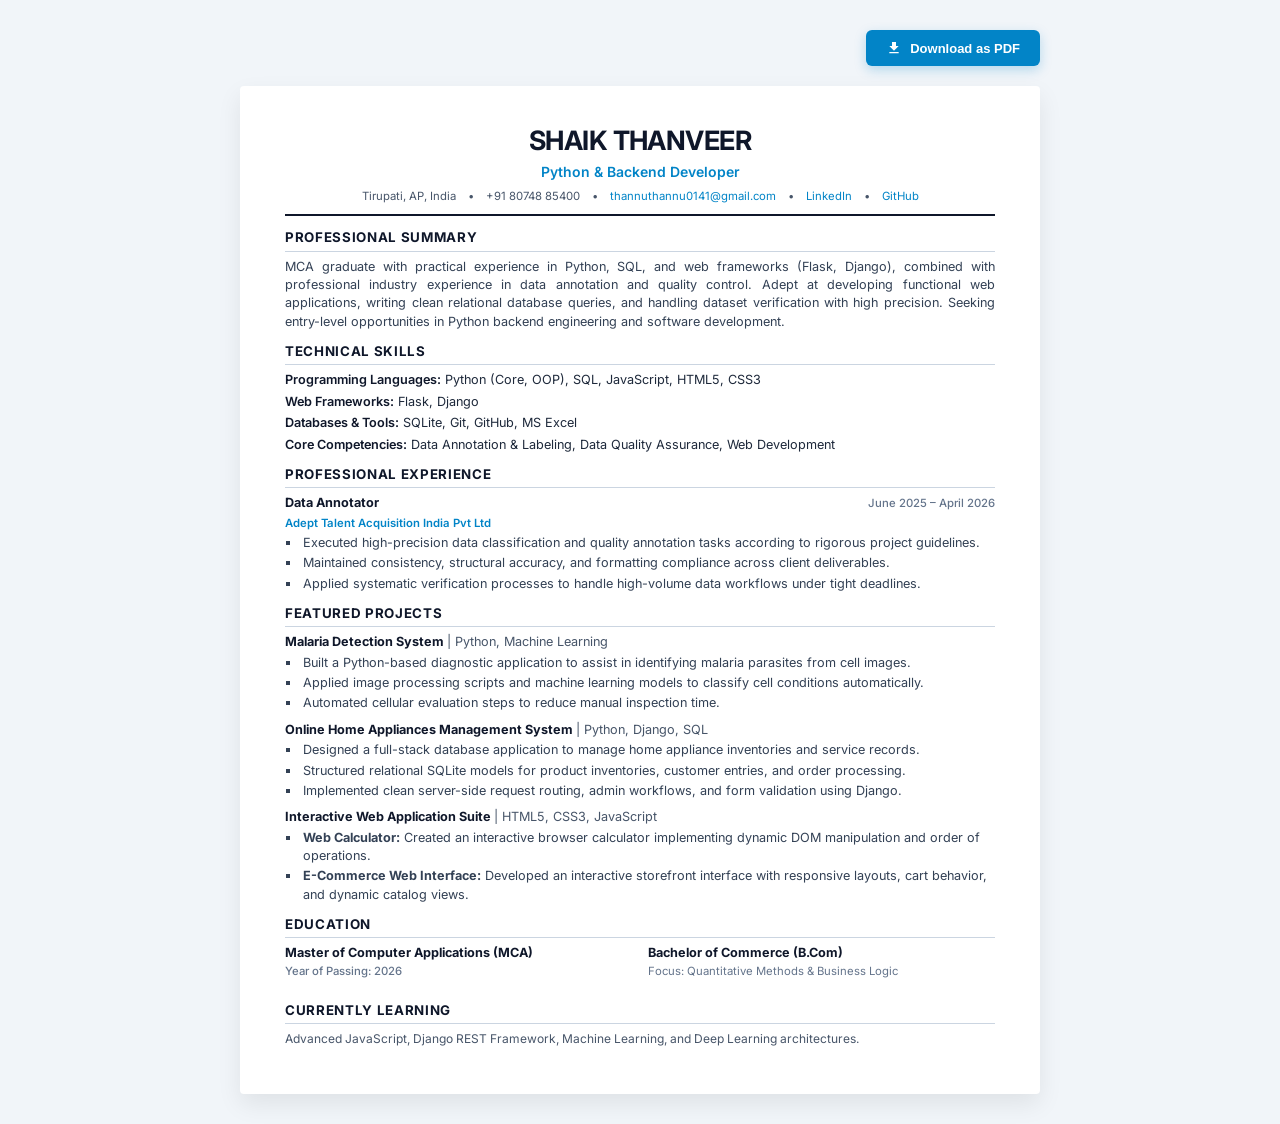
<file: resume.html>
<!DOCTYPE html>
<html lang="en">
<head>
    <meta charset="UTF-8">
    <meta name="viewport" content="width=device-width, initial-scale=1.0">
    <title>Shaik Thanveer - Resume</title>
    <link rel="preconnect" href="https://fonts.googleapis.com">
    <link rel="preconnect" href="https://fonts.gstatic.com" crossorigin>
    <link href="https://fonts.googleapis.com/css2?family=Inter:wght@300;400;500;600;700&display=swap" rel="stylesheet">
    <style>
        /* PDF Page Setup */
        @page {
            size: A4;
            margin: 12mm 15mm;
        }

        * {
            margin: 0;
            padding: 0;
            box-sizing: border-box;
        }

        body {
            font-family: 'Inter', -apple-system, BlinkMacSystemFont, sans-serif;
            color: #1e293b;
            background-color: #f1f5f9;
            line-height: 1.45;
            font-size: 9.5pt;
            padding: 30px 15px;
        }

        .resume-page {
            max-width: 800px;
            margin: 0 auto;
            background: #ffffff;
            padding: 35px 45px;
            box-shadow: 0 10px 25px rgba(0,0,0,0.08);
            border-radius: 4px;
        }

        /* Floating Download Action Button */
        .action-bar {
            max-width: 800px;
            margin: 0 auto 20px auto;
            display: flex;
            justify-content: flex-end;
        }

        .download-btn {
            background-color: #0284c7;
            color: #ffffff;
            border: none;
            padding: 10px 20px;
            font-size: 13px;
            font-weight: 600;
            border-radius: 6px;
            cursor: pointer;
            display: inline-flex;
            align-items: center;
            gap: 8px;
            box-shadow: 0 4px 12px rgba(2, 132, 199, 0.25);
            transition: background 0.2s ease, transform 0.1s ease;
        }

        .download-btn:hover {
            background-color: #0369a1;
            transform: translateY(-1px);
        }

        .download-btn svg {
            width: 16px;
            height: 16px;
            fill: currentColor;
        }

        /* Header */
        header {
            text-align: center;
            border-bottom: 2px solid #0f172a;
            padding-bottom: 10px;
            margin-bottom: 12px;
        }

        h1 {
            font-size: 20pt;
            font-weight: 700;
            letter-spacing: -0.02em;
            color: #0f172a;
            text-transform: uppercase;
        }

        .subtitle {
            font-size: 10.5pt;
            font-weight: 600;
            color: #0284c7;
            margin-top: 2px;
            margin-bottom: 6px;
        }

        .contact-bar {
            display: flex;
            justify-content: center;
            flex-wrap: wrap;
            gap: 12px;
            font-size: 8.5pt;
            color: #475569;
        }

        .contact-bar a {
            color: #0284c7;
            text-decoration: none;
        }

        /* Section Headings */
        section {
            margin-bottom: 11px;
        }

        h2 {
            font-size: 10pt;
            font-weight: 700;
            text-transform: uppercase;
            letter-spacing: 0.05em;
            color: #0f172a;
            border-bottom: 1px solid #cbd5e1;
            padding-bottom: 3px;
            margin-bottom: 6px;
        }

        p {
            color: #334155;
            text-align: justify;
        }

        /* Skills */
        .skills-list {
            list-style: none;
        }

        .skills-list li {
            margin-bottom: 3px;
        }

        .skills-list strong {
            color: #0f172a;
            font-weight: 600;
        }

        /* Experience & Projects */
        .item {
            margin-bottom: 8px;
        }

        .item-header {
            display: flex;
            justify-content: space-between;
            align-items: baseline;
            margin-bottom: 2px;
        }

        .item-title {
            font-weight: 700;
            color: #0f172a;
            font-size: 9.5pt;
        }

        .item-title span {
            font-weight: 400;
            color: #475569;
        }

        .item-date {
            font-size: 8.5pt;
            color: #64748b;
            font-weight: 500;
        }

        .item-sub {
            font-size: 8.5pt;
            font-weight: 600;
            color: #0284c7;
            margin-bottom: 3px;
        }

        ul.bullets {
            list-style-type: square;
            padding-left: 16px;
            color: #334155;
        }

        ul.bullets li {
            margin-bottom: 2px;
            padding-left: 2px;
        }

        /* Education Layout */
        .edu-grid {
            display: grid;
            grid-template-columns: 1fr 1fr;
            gap: 15px;
        }

        /* Print Override: Strips buttons and margins for PDF output */
        @media print {
            body {
                background: none;
                padding: 0;
            }
            .action-bar {
                display: none !important;
            }
            .resume-page {
                box-shadow: none;
                padding: 0;
                max-width: 100%;
            }
        }
    </style>
</head>
<body>

<!-- Download Trigger Button -->
<div class="action-bar">
    <button class="download-btn" onclick="window.print()">
        <svg viewBox="0 0 24 24">
            <path d="M19 9h-4V3H9v6H5l7 7 7-7zM5 18v2h14v-2H5z"/>
        </svg>
        Download as PDF
    </button>
</div>

<div class="resume-page">
    <header>
        <h1>Shaik Thanveer</h1>
        <div class="subtitle">Python &amp; Backend Developer</div>
        <div class="contact-bar">
            <span>Tirupati, AP, India</span>
            <span>&bull;</span>
            <span>+91 80748 85400</span>
            <span>&bull;</span>
            <a href="mailto:thannuthannu0141@gmail.com">thannuthannu0141@gmail.com</a>
            <span>&bull;</span>
            <a href="https://linkedin.com/in/shaik-thanveer-639053241" target="_blank">LinkedIn</a>
            <span>&bull;</span>
            <a href="https://github.com/THANVEER-cyber" target="_blank">GitHub</a>
        </div>
    </header>

    <!-- Professional Summary -->
    <section>
        <h2>Professional Summary</h2>
        <p>
            MCA graduate with practical experience in Python, SQL, and web frameworks (Flask, Django), combined with professional industry experience in data annotation and quality control. Adept at developing functional web applications, writing clean relational database queries, and handling dataset verification with high precision. Seeking entry-level opportunities in Python backend engineering and software development.
        </p>
    </section>

    <!-- Technical Skills -->
    <section>
        <h2>Technical Skills</h2>
        <ul class="skills-list">
            <li><strong>Programming Languages:</strong> Python (Core, OOP), SQL, JavaScript, HTML5, CSS3</li>
            <li><strong>Web Frameworks:</strong> Flask, Django</li>
            <li><strong>Databases &amp; Tools:</strong> SQLite, Git, GitHub, MS Excel</li>
            <li><strong>Core Competencies:</strong> Data Annotation &amp; Labeling, Data Quality Assurance, Web Development</li>
        </ul>
    </section>

    <!-- Experience -->
    <section>
        <h2>Professional Experience</h2>
        <div class="item">
            <div class="item-header">
                <div class="item-title">Data Annotator</div>
                <div class="item-date">June 2025 – April 2026</div>
            </div>
            <div class="item-sub">Adept Talent Acquisition India Pvt Ltd</div>
            <ul class="bullets">
                <li>Executed high-precision data classification and quality annotation tasks according to rigorous project guidelines.</li>
                <li>Maintained consistency, structural accuracy, and formatting compliance across client deliverables.</li>
                <li>Applied systematic verification processes to handle high-volume data workflows under tight deadlines.</li>
            </ul>
        </div>
    </section>

    <!-- Projects -->
    <section>
        <h2>Featured Projects</h2>

        <div class="item">
            <div class="item-header">
                <div class="item-title">Malaria Detection System <span>| Python, Machine Learning</span></div>
            </div>
            <ul class="bullets">
                <li>Built a Python-based diagnostic application to assist in identifying malaria parasites from cell images.</li>
                <li>Applied image processing scripts and machine learning models to classify cell conditions automatically.</li>
                <li>Automated cellular evaluation steps to reduce manual inspection time.</li>
            </ul>
        </div>

        <div class="item">
            <div class="item-header">
                <div class="item-title">Online Home Appliances Management System <span>| Python, Django, SQL</span></div>
            </div>
            <ul class="bullets">
                <li>Designed a full-stack database application to manage home appliance inventories and service records.</li>
                <li>Structured relational SQLite models for product inventories, customer entries, and order processing.</li>
                <li>Implemented clean server-side request routing, admin workflows, and form validation using Django.</li>
            </ul>
        </div>

        <div class="item">
            <div class="item-header">
                <div class="item-title">Interactive Web Application Suite <span>| HTML5, CSS3, JavaScript</span></div>
            </div>
            <ul class="bullets">
                <li><strong>Web Calculator:</strong> Created an interactive browser calculator implementing dynamic DOM manipulation and order of operations.</li>
                <li><strong>E-Commerce Web Interface:</strong> Developed an interactive storefront interface with responsive layouts, cart behavior, and dynamic catalog views.</li>
            </ul>
        </div>
    </section>

    <!-- Education -->
    <section>
        <h2>Education</h2>
        <div class="edu-grid">
            <div class="item">
                <div class="item-title">Master of Computer Applications (MCA)</div>
                <div class="item-date">Year of Passing: 2026</div>
            </div>
            <div class="item">
                <div class="item-title">Bachelor of Commerce (B.Com)</div>
                <div class="item-sub" style="color: #64748b; font-weight: normal;">Focus: Quantitative Methods &amp; Business Logic</div>
            </div>
        </div>
    </section>

    <!-- Learning -->
    <section>
        <h2>Currently Learning</h2>
        <p style="font-size: 9pt; color: #475569;">
            Advanced JavaScript, Django REST Framework, Machine Learning, and Deep Learning architectures.
        </p>
    </section>
</div>

</body>
</html>
</file>
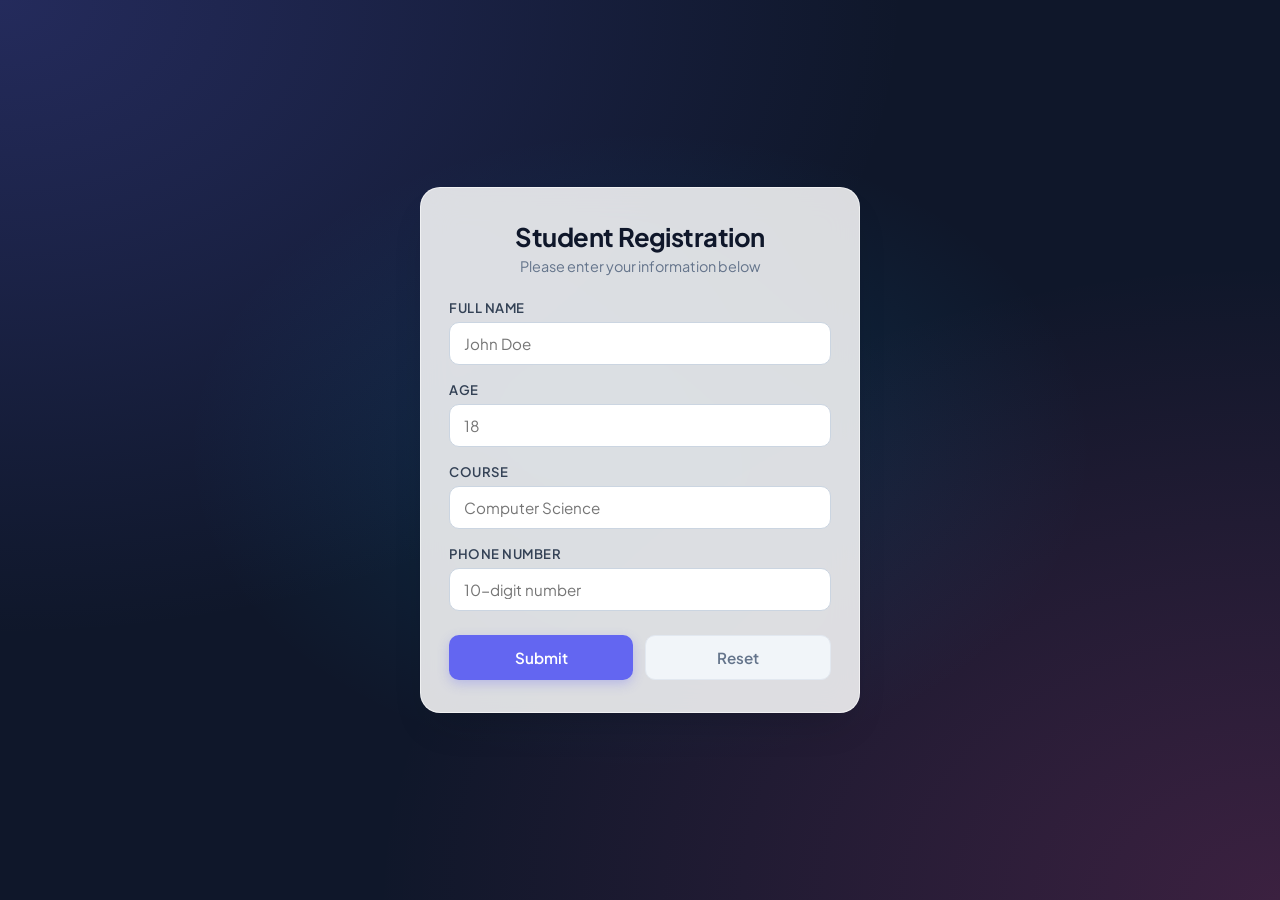
<file: student-Form.html>
<!DOCTYPE html>
<html lang="en">
<head>
    <meta charset="UTF-8">
    <meta name="viewport" content="width=device-width, initial-scale=1.0">
    <title>Student Registration Portal</title>
    <link rel="preconnect" href="https://fonts.googleapis.com">
    <link rel="preconnect" href="https://fonts.gstatic.com" crossorigin>
    <link href="https://fonts.googleapis.com/css2?family=Plus+Jakarta+Sans:wght@400;500;600;700&display=swap" rel="stylesheet">
    <style>
        :root {
            --primary: #6366f1;
            --primary-hover: #4f46e5;
            --surface: rgba(255, 255, 255, 0.85);
            --border: rgba(226, 232, 240, 0.8);
            --text-main: #0f172a;
            --text-muted: #64748b;
        }

        * {
            box-sizing: border-box;
            margin: 0;
            padding: 0;
            font-family: 'Plus Jakarta Sans', sans-serif;
        }

        body {
            min-height: 100vh;
            display: flex;
            align-items: center;
            justify-content: center;
            padding: 24px;
            background-color: #0f172a;
            background-image: 
                radial-gradient(at 0% 0%, rgba(99, 102, 241, 0.25) 0px, transparent 50%),
                radial-gradient(at 100% 100%, rgba(236, 72, 153, 0.2) 0px, transparent 50%),
                radial-gradient(at 50% 50%, rgba(14, 165, 233, 0.15) 0px, transparent 50%);
            color: var(--text-main);
        }

        .main-wrapper {
            width: 100%;
            max-width: 440px;
            display: flex;
            flex-direction: column;
            gap: 20px;
        }

        .panel {
            background: var(--surface);
            backdrop-filter: blur(16px);
            -webkit-backdrop-filter: blur(16px);
            border: 1px solid rgba(255, 255, 255, 0.6);
            border-radius: 20px;
            padding: 32px 28px;
            box-shadow: 0 20px 40px -15px rgba(0, 0, 0, 0.2);
        }

        .header-group {
            text-align: center;
            margin-bottom: 24px;
        }

        .header-group h1 {
            font-size: 1.6rem;
            font-weight: 700;
            letter-spacing: -0.02em;
            color: var(--text-main);
        }

        .header-group p {
            font-size: 0.9rem;
            color: var(--text-muted);
            margin-top: 4px;
        }

        .input-group {
            margin-bottom: 16px;
            display: flex;
            flex-direction: column;
            gap: 6px;
        }

        label {
            font-size: 0.82rem;
            font-weight: 600;
            color: #334155;
            text-transform: uppercase;
            letter-spacing: 0.04em;
        }

        input {
            width: 100%;
            padding: 11px 14px;
            border-radius: 10px;
            border: 1.5px solid #cbd5e1;
            font-size: 0.95rem;
            background: #ffffff;
            color: var(--text-main);
            outline: none;
            transition: border-color 0.2s, box-shadow 0.2s;
        }

        input:focus {
            border-color: var(--primary);
            box-shadow: 0 0 0 3px rgba(99, 102, 241, 0.2);
        }

        /* Hide number spin arrows for cleaner look */
        input[type=number]::-webkit-inner-spin-button, 
        input[type=number]::-webkit-outer-spin-button { 
            -webkit-appearance: none; 
            margin: 0; 
        }

        .button-group {
            display: flex;
            gap: 12px;
            margin-top: 24px;
        }

        button {
            flex: 1;
            padding: 12px;
            border-radius: 10px;
            font-size: 0.95rem;
            font-weight: 600;
            cursor: pointer;
            transition: all 0.2s;
            border: none;
        }

        .btn-submit {
            background-color: var(--primary);
            color: #ffffff;
            box-shadow: 0 4px 12px rgba(99, 102, 241, 0.3);
        }

        .btn-submit:hover {
            background-color: var(--primary-hover);
            transform: translateY(-1px);
        }

        .btn-reset {
            background-color: #f1f5f9;
            color: var(--text-muted);
            border: 1px solid #e2e8f0;
        }

        .btn-reset:hover {
            background-color: #e2e8f0;
            color: var(--text-main);
        }

        /* Result container styling */
        #output:empty {
            display: none;
        }

        #output {
            background: rgba(255, 255, 255, 0.92);
            backdrop-filter: blur(12px);
            border-radius: 16px;
            border: 1px solid rgba(255, 255, 255, 0.7);
            padding: 20px;
            box-shadow: 0 10px 25px -5px rgba(0, 0, 0, 0.15);
            animation: fadeIn 0.3s ease-out;
        }

        @keyframes fadeIn {
            from { opacity: 0; transform: translateY(8px); }
            to { opacity: 1; transform: translateY(0); }
        }

        .output-header {
            display: flex;
            align-items: center;
            justify-content: space-between;
            margin-bottom: 12px;
            padding-bottom: 8px;
            border-bottom: 1px solid #e2e8f0;
        }

        .output-header h3 {
            font-size: 0.95rem;
            font-weight: 700;
            color: #059669;
        }

        .output-row {
            display: flex;
            justify-content: space-between;
            padding: 6px 0;
            font-size: 0.9rem;
        }

        .output-label {
            color: var(--text-muted);
        }

        .output-val {
            font-weight: 600;
            color: var(--text-main);
        }
    </style>
</head>
<body>

    <div class="main-wrapper">
        <div class="panel">
            <div class="header-group">
                <h1>Student Registration</h1>
                <p>Please enter your information below</p>
            </div>
            
            <form id="studentForm" novalidate>
                <div class="input-group">
                    <label for="name">Full Name</label>
                    <input type="text" id="name" placeholder="John Doe" required />
                </div>
                
                <div class="input-group">
                    <label for="age">Age</label>
                    <input type="number" id="age" min="10" max="99" placeholder="18" required />
                </div>
                
                <div class="input-group">
                    <label for="course">Course</label>
                    <input type="text" id="course" placeholder="Computer Science" required />
                </div>
                
                <div class="input-group">
                    <label for="number">Phone Number</label>
                    <input type="tel" id="number" placeholder="10-digit number" required />
                </div>
                
                <div class="button-group">
                    <button type="submit" class="btn-submit">Submit</button>
                    <button type="reset" class="btn-reset" id="resetBtn">Reset</button>
                </div>
            </form>
        </div>

        <div id="output"></div>
    </div>

    <script>
        document.addEventListener("DOMContentLoaded", () => {
            const form = document.getElementById("studentForm");
            const output = document.getElementById("output");
            const resetBtn = document.getElementById("resetBtn");

            // Helper to escape output and prevent script injection
            const escapeHtml = (text) => {
                const div = document.createElement("div");
                div.textContent = text;
                return div.innerHTML;
            };

            form.addEventListener("submit", (event) => {
                event.preventDefault();

                const name = document.getElementById("name").value.trim();
                const age = document.getElementById("age").value.trim();
                const course = document.getElementById("course").value.trim();
                const number = document.getElementById("number").value.trim();

                if (!name || !age || !course || !number) {
                    alert("Please fill in all fields before submitting.");
                    return;
                }

                output.innerHTML = `
                    <div class="output-header">
                        <h3>✓ Record Generated</h3>
                    </div>
                    <div class="output-row">
                        <span class="output-label">Full Name:</span>
                        <span class="output-val">${escapeHtml(name)}</span>
                    </div>
                    <div class="output-row">
                        <span class="output-label">Age:</span>
                        <span class="output-val">${escapeHtml(age)}</span>
                    </div>
                    <div class="output-row">
                        <span class="output-label">Course:</span>
                        <span class="output-val">${escapeHtml(course)}</span>
                    </div>
                    <div class="output-row">
                        <span class="output-label">Phone:</span>
                        <span class="output-val">${escapeHtml(number)}</span>
                    </div>
                `;

                form.reset();
            });

            resetBtn.addEventListener("click", () => {
                output.innerHTML = "";
            });
        });
    </script>
</body>
</html>
</file>
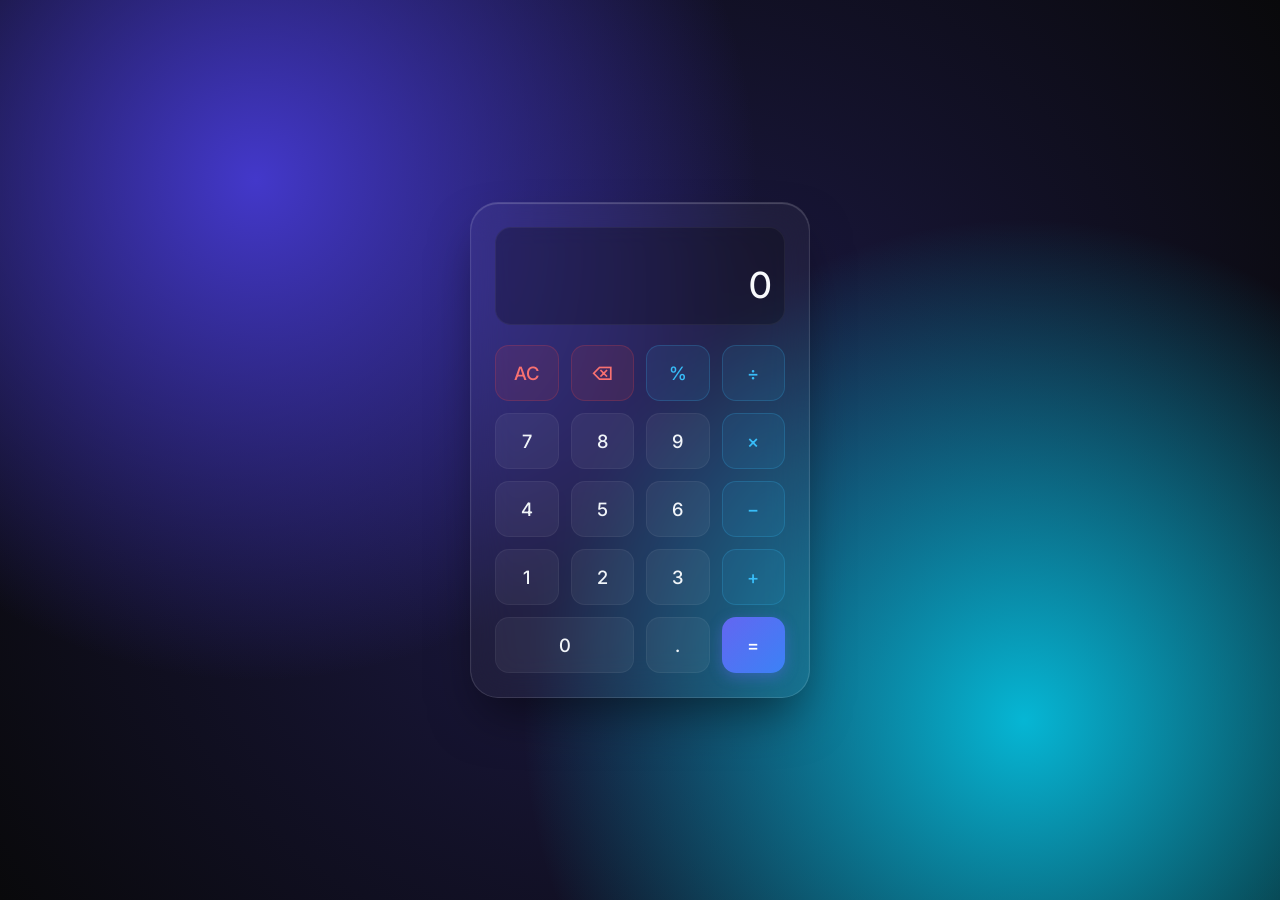
<file: web calculator.html>
<!DOCTYPE html>
<html lang="en">
<head>
  <meta charset="UTF-8">
  <meta name="viewport" content="width=device-width, initial-scale=1.0">
  <title>Modern Glassmorphism Calculator</title>
  <link rel="preconnect" href="https://fonts.googleapis.com">
  <link rel="preconnect" href="https://fonts.gstatic.com" crossorigin>
  <link href="https://fonts.googleapis.com/css2?family=Inter:wght@300;400;500;600&display=swap" rel="stylesheet">
  <style>
    * {
      box-sizing: border-box;
      margin: 0;
      padding: 0;
      font-family: 'Inter', -apple-system, BlinkMacSystemFont, sans-serif;
      user-select: none;
    }

    body {
      display: flex;
      justify-content: center;
      align-items: center;
      min-height: 100vh;
      background: radial-gradient(circle at 20% 20%, #4338ca 0%, transparent 40%),
                  radial-gradient(circle at 80% 80%, #06b6d4 0%, transparent 40%),
                  radial-gradient(circle at 50% 50%, #1e1b4b 0%, #09090b 100%);
      background-color: #09090b;
      padding: 20px;
    }

    /* Subtle background ambient blur layer */
    .calculator-container {
      width: 100%;
      max-width: 340px;
      background: rgba(255, 255, 255, 0.04);
      backdrop-filter: blur(20px);
      -webkit-backdrop-filter: blur(20px);
      padding: 24px;
      border-radius: 28px;
      border: 1px solid rgba(255, 255, 255, 0.12);
      box-shadow: 0 25px 50px -12px rgba(0, 0, 0, 0.5),
                  inset 0 1px 1px 0 rgba(255, 255, 255, 0.2);
    }

    .display-screen {
      display: flex;
      flex-direction: column;
      justify-content: flex-end;
      align-items: flex-end;
      min-height: 90px;
      padding: 16px 12px;
      margin-bottom: 20px;
      background: rgba(0, 0, 0, 0.25);
      border-radius: 16px;
      border: 1px solid rgba(255, 255, 255, 0.05);
      word-break: break-all;
    }

    .history {
      font-size: 0.875rem;
      color: #94a3b8;
      min-height: 1.25rem;
    }

    .current {
      font-size: 2.25rem;
      font-weight: 500;
      color: #f8fafc;
      line-height: 1.2;
    }

    .buttons {
      display: grid;
      grid-template-columns: repeat(4, 1fr);
      gap: 12px;
    }

    .btn {
      font-size: 1.15rem;
      font-weight: 500;
      padding: 16px;
      border: 1px solid rgba(255, 255, 255, 0.05);
      border-radius: 14px;
      color: #f1f5f9;
      background: rgba(255, 255, 255, 0.05);
      cursor: pointer;
      display: flex;
      justify-content: center;
      align-items: center;
      transition: background 0.15s ease, transform 0.1s ease, border-color 0.15s ease;
    }

    .btn:hover {
      background: rgba(255, 255, 255, 0.12);
      border-color: rgba(255, 255, 255, 0.2);
    }

    .btn:active {
      transform: scale(0.96);
      background: rgba(255, 255, 255, 0.08);
    }

    /* Operator & functional button accents */
    .btn.utility {
      color: #f87171;
      background: rgba(239, 68, 68, 0.1);
      border-color: rgba(239, 68, 68, 0.2);
    }

    .btn.utility:hover {
      background: rgba(239, 68, 68, 0.2);
      border-color: rgba(239, 68, 68, 0.4);
    }

    .btn.operator {
      color: #38bdf8;
      background: rgba(56, 189, 248, 0.08);
      border-color: rgba(56, 189, 248, 0.2);
    }

    .btn.operator:hover {
      background: rgba(56, 189, 248, 0.2);
      border-color: rgba(56, 189, 248, 0.4);
    }

    .btn.equals {
      background: linear-gradient(135deg, #6366f1, #3b82f6);
      color: #ffffff;
      border: none;
      box-shadow: 0 4px 14px rgba(99, 102, 241, 0.4);
    }

    .btn.equals:hover {
      background: linear-gradient(135deg, #4f46e5, #2563eb);
      box-shadow: 0 6px 18px rgba(99, 102, 241, 0.6);
    }

    .btn.span-two {
      grid-column: span 2;
    }
  </style>
</head>
<body>

  <div class="calculator-container">
    <div class="display-screen">
      <div class="history" id="history"></div>
      <div class="current" id="display">0</div>
    </div>
    
    <div class="buttons">
      <!-- Row 1 -->
      <button class="btn utility" data-action="clear">AC</button>
      <button class="btn utility" data-action="delete">⌫</button>
      <button class="btn operator" data-value="%">%</button>
      <button class="btn operator" data-value="/">÷</button>
      
      <!-- Row 2 -->
      <button class="btn" data-value="7">7</button>
      <button class="btn" data-value="8">8</button>
      <button class="btn" data-value="9">9</button>
      <button class="btn operator" data-value="*">×</button>
      
      <!-- Row 3 -->
      <button class="btn" data-value="4">4</button>
      <button class="btn" data-value="5">5</button>
      <button class="btn" data-value="6">6</button>
      <button class="btn operator" data-value="-">−</button>
      
      <!-- Row 4 -->
      <button class="btn" data-value="1">1</button>
      <button class="btn" data-value="2">2</button>
      <button class="btn" data-value="3">3</button>
      <button class="btn operator" data-value="+">+</button>
      
      <!-- Row 5 -->
      <button class="btn span-two" data-value="0">0</button>
      <button class="btn" data-value=".">.</button>
      <button class="btn equals" data-action="calculate">=</button>
    </div>
  </div>

  <script>
    const display = document.getElementById("display");
    const history = document.getElementById("history");
    const buttons = document.querySelectorAll(".btn");

    let currentInput = "0";
    let expression = "";
    let isFinished = false;

    const updateDisplay = () => {
      display.textContent = currentInput;
      history.textContent = expression;
    };

    const handleInput = (val) => {
      const isOperator = ["+", "-", "*", "/", "%"].includes(val);

      if (isFinished && !isOperator && val !== ".") {
        currentInput = val;
        expression = "";
        isFinished = false;
        updateDisplay();
        return;
      }
      isFinished = false;

      if (isOperator) {
        if (["+", "-", "*", "/", "%"].includes(currentInput.slice(-1))) {
          currentInput = currentInput.slice(0, -1) + val;
        } else {
          currentInput += val;
        }
      } else if (val === ".") {
        const parts = currentInput.split(/[\+\-\*\/\%]/);
        const lastPart = parts[parts.length - 1];
        if (!lastPart.includes(".")) {
          currentInput += ".";
        }
      } else {
        if (currentInput === "0") {
          currentInput = val;
        } else {
          currentInput += val;
        }
      }
      updateDisplay();
    };

    const calculateResult = () => {
      try {
        expression = currentInput;
        // Clean trailing operators before parsing
        let sanitized = currentInput.replace(/[\+\-\*\/\%]+$/, "");
        
        // Handle percentage calculation
        sanitized = sanitized.replace(/(\d+(\.\d+)?)%/g, "($1/100)");

        // Safe evaluation without raw eval()
        const result = Function(`'use strict'; return (${sanitized})`)();
        
        if (!isFinite(result) || isNaN(result)) {
          currentInput = "Error";
        } else {
          // Cap long decimals
          currentInput = String(Math.round(result * 100000000) / 100000000);
        }
        isFinished = true;
      } catch {
        currentInput = "Error";
      }
      updateDisplay();
    };

    const clearAll = () => {
      currentInput = "0";
      expression = "";
      updateDisplay();
    };

    const deleteLast = () => {
      if (currentInput.length === 1 || currentInput === "Error") {
        currentInput = "0";
      } else {
        currentInput = currentInput.slice(0, -1);
      }
      updateDisplay();
    };

    // Button click handling
    buttons.forEach((btn) => {
      btn.addEventListener("click", () => {
        const value = btn.getAttribute("data-value");
        const action = btn.getAttribute("data-action");

        if (action === "clear") clearAll();
        else if (action === "delete") deleteLast();
        else if (action === "calculate") calculateResult();
        else if (value) handleInput(value);
      });
    });

    // Keyboard support
    window.addEventListener("keydown", (e) => {
      if ((e.key >= "0" && e.key <= "9") || ["+", "-", "*", "/", ".", "%"].includes(e.key)) {
        handleInput(e.key);
      } else if (e.key === "Enter" || e.key === "=") {
        e.preventDefault();
        calculateResult();
      } else if (e.key === "Backspace") {
        deleteLast();
      } else if (e.key === "Escape") {
        clearAll();
      }
    });
  </script>
</body>
</html>
</file>
<file: style.css>
/* ==========================================================
   CSS VARIABLES & DESIGN SYSTEM
========================================================== */
:root {
    --bg: #0b0f19;
    --bg-alt: #101626;
    --surface: #141c2e;
    --surface-hover: #1b263e;
    --border: rgba(255, 255, 255, 0.08);
    --border-highlight: rgba(77, 171, 247, 0.4);

    --text: #f1f5f9;
    --text-secondary: #94a3b8;
    --text-muted: #64748b;

    --accent: #38bdf8;
    --accent-dark: #0284c7;
    --accent-glow: rgba(56, 189, 248, 0.15);
    
    --success: #34d399;
    --error: #f87171;

    --font-main: 'Inter', -apple-system, BlinkMacSystemFont, sans-serif;
    --font-mono: 'Fira Code', monospace;

    --transition-fast: 0.15s ease;
    --transition: 0.25s cubic-bezier(0.16, 1, 0.3, 1);
}

[data-theme="light"] {
    --bg: #f8fafc;
    --bg-alt: #f1f5f9;
    --surface: #ffffff;
    --surface-hover: #f8fafc;
    --border: rgba(0, 0, 0, 0.08);
    --border-highlight: rgba(2, 132, 199, 0.4);

    --text: #0f172a;
    --text-secondary: #475569;
    --text-muted: #94a3b8;

    --accent: #0284c7;
    --accent-dark: #0369a1;
    --accent-glow: rgba(2, 132, 199, 0.12);
}

/* ==========================================================
   RESET & SYSTEM BASE
========================================================== */
*, *::before, *::after {
    margin: 0;
    padding: 0;
    box-sizing: border-box;
}

html {
    scroll-behavior: smooth;
    font-size: 16px;
}

body {
    font-family: var(--font-main);
    background-color: var(--bg);
    color: var(--text);
    line-height: 1.65;
    overflow-x: hidden;
    position: relative;
    transition: background-color var(--transition), color var(--transition);
}

a {
    color: inherit;
    text-decoration: none;
}

ul {
    list-style: none;
}

/* Mouse subtle spotlight effect */
.cursor-glow {
    position: fixed;
    top: 0;
    left: 0;
    width: 200px;
    height: 200px;
    background: radial-gradient(circle, var(--accent-glow) 0%, rgba(0,0,0,0) 70%);
    border-radius: 50%;
    transform: translate(-50%, -50%);
    pointer-events: none;
    z-index: 0;
    opacity: 0.6;
    transition: opacity var(--transition);
}

/* ==========================================================
   NAVIGATION HEADER
========================================================== */
.header {
    position: sticky;
    top: 0;
    height: 72px;
    display: flex;
    align-items: center;
    justify-content: space-between;
    padding: 0 clamp(1.5rem, 5vw, 4rem);
    background: rgba(11, 15, 25, 0.82);
    backdrop-filter: blur(16px);
    border-bottom: 1px solid var(--border);
    z-index: 1000;
}

[data-theme="light"] .header {
    background: rgba(248, 250, 252, 0.85);
}

.logo {
    font-family: var(--font-mono);
    font-size: 1.25rem;
    font-weight: 700;
    letter-spacing: -0.02em;
}

.logo .bracket { color: var(--text-muted); }
.logo .accent { color: var(--accent); }

.nav {
    display: flex;
    gap: 6rem;
}

.nav-link {
    font-size: 0.875rem;
    font-weight: 500;
    color: var(--text-secondary);
    transition: color var(--transition-fast);
}

.nav-link:hover, .nav-link.active {
    color: var(--accent);
}

.header-actions {
    display: flex;
    align-items: center;
    gap: 0.75rem;
}

.icon-btn {
    width: 40px;
    height: 40px;
    border-radius: 8px;
    border: 1px solid var(--border);
    background: var(--surface);
    color: var(--text);
    display: grid;
    place-items: center;
    cursor: pointer;
    transition: background var(--transition-fast), border var(--transition-fast);
}

.icon-btn:hover {
    border-color: var(--accent);
}

.menu-btn {
    display: none;
    flex-direction: column;
    justify-content: center;
    gap: 5px;
    padding: 8px;
}

.menu-btn span {
    width: 20px;
    height: 2px;
    background: var(--text);
    transition: var(--transition);
}

/* ==========================================================
   LAYOUT CONTAINERS & TYPOGRAPHY
========================================================== */
.section {
    max-width: 1200px;
    margin: 0 auto;
    padding: 6rem 1.5rem;
    position: relative;
    z-index: 1;
}

.alternate {
    max-width: 100%;
    background-color: var(--bg-alt);
    padding-left: max(1.5rem, calc((100% - 1200px) / 2));
    padding-right: max(1.5rem, calc((100% - 1200px) / 2));
}

.section-header {
    margin-bottom: 3.5rem;
}

.section-tag {
    font-family: var(--font-mono);
    font-size: 0.8125rem;
    color: var(--accent);
    letter-spacing: 0.05em;
    display: block;
    margin-bottom: 0.5rem;
}

.section-header h2 {
    font-size: clamp(1.75rem, 3.5vw, 2.5rem);
    font-weight: 800;
    letter-spacing: -0.02em;
}

/* ==========================================================
   HERO SECTION
========================================================== */
.hero {
    min-height: calc(100vh - 72px);
    display: grid;
    grid-template-columns: 1.15fr 0.85fr;
    align-items: center;
    gap: 3.5rem;
    padding-top: 2rem;
    padding-bottom: 4rem;
}

.status-badge {
    display: inline-flex;
    align-items: center;
    gap: 0.5rem;
    font-size: 0.8125rem;
    font-weight: 500;
    padding: 0.35rem 0.85rem;
    background: var(--surface);
    border: 1px solid var(--border);
    border-radius: 100px;
    margin-bottom: 1.5rem;
    color: var(--text-secondary);
}

.pulse-dot {
    width: 8px;
    height: 8px;
    border-radius: 50%;
    background-color: var(--success);
    box-shadow: 0 0 0 0 rgba(52, 211, 153, 0.7);
    animation: pulse 2s infinite;
}

@keyframes pulse {
    0% { transform: scale(0.95); box-shadow: 0 0 0 0 rgba(52, 211, 153, 0.7); }
    70% { transform: scale(1); box-shadow: 0 0 0 8px rgba(52, 211, 153, 0); }
    100% { transform: scale(0.95); box-shadow: 0 0 0 0 rgba(52, 211, 153, 0); }
}

.hero-title {
    font-size: clamp(2.5rem, 5vw, 4.25rem);
    font-weight: 800;
    line-height: 1.05;
    letter-spacing: -0.03em;
    margin-bottom: 1rem;
}

.highlight {
    background: linear-gradient(90deg, var(--accent), #818cf8);
    -webkit-background-clip: text;
    background-clip: text;
    -webkit-text-fill-color: transparent;
    color: transparent; /* Fallback */
}

.hero-subtitle {
    font-size: 1.35rem;
    font-weight: 500;
    color: var(--text-secondary);
    margin-bottom: 1.5rem;
}

.terminal-cursor {
    color: var(--accent);
    animation: blink 1s infinite steps(1);
}

@keyframes blink { 50% { opacity: 0; } }

.hero-desc {
    color: var(--text-secondary);
    font-size: 1.0625rem;
    max-width: 580px;
    margin-bottom: 2.25rem;
}

.cta-row {
    display: flex;
    align-items: center;
    gap: 1rem;
    margin-bottom: 2rem;
}

.btn {
    display: inline-flex;
    align-items: center;
    justify-content: center;
    gap: 0.5rem;
    font-size: 0.9375rem;
    font-weight: 600;
    padding: 0.8rem 1.6rem;
    border-radius: 8px;
    cursor: pointer;
    transition: var(--transition);
}

.btn-primary {
    background-color: var(--accent);
    color: #0b0f19;
    border: 1px solid var(--accent);
}

.btn-primary:hover {
    background-color: var(--accent-dark);
    border-color: var(--accent-dark);
    transform: translateY(-2px);
}

.btn-outline {
    background-color: transparent;
    color: var(--text);
    border: 1px solid var(--border);
}

.btn-outline:hover {
    border-color: var(--accent);
    background-color: var(--surface);
    transform: translateY(-2px);
}

.social-strip {
    display: flex;
    gap: 1rem;
}

.social-strip a {
    width: 42px;
    height: 42px;
    border-radius: 8px;
    border: 1px solid var(--border);
    display: grid;
    place-items: center;
    color: var(--text-secondary);
    background: var(--surface);
    transition: var(--transition);
}

.social-strip a:hover {
    color: var(--accent);
    border-color: var(--accent);
    transform: translateY(-3px);
}

.social-strip svg {
    width: 18px;
    height: 18px;
    fill: currentColor;
}

/* ==========================================================
   TERMINAL WINDOW COMPONENT
========================================================== */
.terminal-window {
    background-color: #0d1322;
    border: 1px solid var(--border);
    border-radius: 12px;
    box-shadow: 0 25px 50px -12px rgba(0, 0, 0, 0.4);
    overflow: hidden;
}

.terminal-bar {
    background-color: #080c16;
    padding: 0.75rem 1rem;
    display: flex;
    align-items: center;
    border-bottom: 1px solid var(--border);
}

.terminal-dots {
    display: flex;
    gap: 6px;
    margin-right: 1rem;
}

.dot {
    width: 10px;
    height: 10px;
    border-radius: 50%;
}

.dot.red { background: #ef4444; }
.dot.yellow { background: #f59e0b; }
.dot.green { background: #10b981; }

.terminal-file {
    font-family: var(--font-mono);
    font-size: 0.75rem;
    color: var(--text-muted);
}

.terminal-body {
    padding: 1.5rem;
}

.terminal-body pre {
    font-family: var(--font-mono);
    font-size: 0.875rem;
    line-height: 1.6;
    overflow-x: auto;
}

.t-keyword { color: #f472b6; }
.t-class { color: #60a5fa; }
.t-func { color: #38bdf8; }
.t-str { color: #4ade80; }
.t-bool { color: #fb923c; }
.t-comment { color: #64748b; font-style: italic; }

/* ==========================================================
   ABOUT & METRICS
========================================================== */
.about-container {
    display: grid;
    grid-template-columns: 1.2fr 0.8fr;
    gap: 3.5rem;
    align-items: center;
}

.about-text p {
    font-size: 1.0625rem;
    color: var(--text-secondary);
    margin-bottom: 1.25rem;
}

.metrics-grid {
    display: grid;
    grid-template-columns: 1fr 1fr;
    gap: 1.25rem;
}

.metric-card {
    background: var(--surface);
    border: 1px solid var(--border);
    border-radius: 12px;
    padding: 1.5rem;
}

.metric-val {
    display: block;
    font-family: var(--font-mono);
    font-size: 2rem;
    font-weight: 700;
    color: var(--accent);
    margin-bottom: 0.25rem;
}

.metric-label {
    font-size: 0.8125rem;
    color: var(--text-muted);
}

/* ==========================================================
   SKILLS WITH CLIENT DYNAMIC FILTERING
========================================================== */
.skill-filters {
    display: flex;
    gap: 0.5rem;
    margin-bottom: 2rem;
    flex-wrap: wrap;
}

.filter-btn {
    padding: 0.45rem 1rem;
    font-size: 0.8125rem;
    font-weight: 500;
    background: var(--surface);
    color: var(--text-secondary);
    border: 1px solid var(--border);
    border-radius: 6px;
    cursor: pointer;
    transition: var(--transition-fast);
}

.filter-btn.active, .filter-btn:hover {
    color: var(--accent);
    border-color: var(--accent);
}

.skills-catalog {
    display: grid;
    grid-template-columns: repeat(auto-fill, minmax(260px, 1fr));
    gap: 1.25rem;
}

.skill-tile {
    background: var(--surface);
    border: 1px solid var(--border);
    border-radius: 12px;
    padding: 1.5rem;
    transition: var(--transition);
}

.skill-tile:hover {
    border-color: var(--accent);
    transform: translateY(-3px);
}

.skill-tile.hidden {
    display: none;
}

.skill-meta {
    display: flex;
    justify-content: space-between;
    align-items: baseline;
    margin-bottom: 0.75rem;
}

.skill-meta h4 {
    font-size: 1.1rem;
    font-weight: 600;
}

.skill-level {
    font-family: var(--font-mono);
    font-size: 0.6875rem;
    color: var(--accent);
}

.skill-tile p {
    font-size: 0.875rem;
    color: var(--text-secondary);
}

/* ==========================================================
   TIMELINE EXPERIENCE
========================================================== */
.experience-timeline {
    border-left: 2px solid var(--border);
    margin-left: 1rem;
    padding-left: 2.5rem;
    position: relative;
}

.exp-card {
    position: relative;
    background: var(--surface);
    border: 1px solid var(--border);
    border-radius: 12px;
    padding: 2rem;
}

.exp-marker {
    position: absolute;
    top: 2rem;
    left: calc(-2.5rem - 6px);
    width: 10px;
    height: 10px;
    border-radius: 50%;
    background: var(--accent);
    border: 2px solid var(--bg);
}

.exp-header {
    display: flex;
    justify-content: space-between;
    align-items: baseline;
    margin-bottom: 1.25rem;
    flex-wrap: wrap;
    gap: 0.5rem;
}

.exp-role {
    font-size: 1.25rem;
    font-weight: 700;
}

.exp-company {
    font-size: 0.9375rem;
    color: var(--accent);
    font-weight: 500;
}

.exp-period {
    font-family: var(--font-mono);
    font-size: 0.8125rem;
    color: var(--text-muted);
}

.exp-points li {
    position: relative;
    padding-left: 1.5rem;
    margin-bottom: 0.75rem;
    font-size: 0.9375rem;
    color: var(--text-secondary);
}

.exp-points li::before {
    content: "▹";
    position: absolute;
    left: 0;
    color: var(--accent);
}

/* ==========================================================
   PROJECTS SECTION
========================================================== */
.projects-container {
    display: flex;
    flex-direction: column;
    gap: 2.5rem;
}

.featured-project {
    background: var(--surface);
    border: 1px solid var(--border);
    border-radius: 16px;
    padding: 2.5rem;
    transition: var(--transition);
}

.featured-project:hover {
    border-color: var(--border-highlight);
    box-shadow: 0 20px 40px -15px var(--accent-glow);
}

.project-info .badge {
    font-family: var(--font-mono);
    font-size: 0.75rem;
    color: var(--accent);
    font-weight: 600;
    text-transform: uppercase;
    letter-spacing: 0.05em;
}

.project-info h3 {
    font-size: 1.65rem;
    margin: 0.5rem 0 1rem;
}

.project-info p {
    color: var(--text-secondary);
    font-size: 1rem;
    max-width: 800px;
    margin-bottom: 1.5rem;
}

.tech-stack {
    display: flex;
    flex-wrap: wrap;
    gap: 0.5rem;
}

.tech-stack span {
    font-family: var(--font-mono);
    font-size: 0.75rem;
    background: var(--bg);
    border: 1px solid var(--border);
    padding: 0.35rem 0.75rem;
    border-radius: 6px;
    color: var(--text-secondary);
}

.compact-projects-grid {
    display: grid;
    grid-template-columns: repeat(auto-fit, minmax(300px, 1fr));
    gap: 1.5rem;
    margin-top: 1rem;
}

.compact-card {
    background: var(--surface);
    border: 1px solid var(--border);
    border-radius: 12px;
    padding: 1.75rem;
    display: flex;
    flex-direction: column;
    justify-content: space-between;
    transition: var(--transition);
}

.compact-card:hover {
    transform: translateY(-4px);
    border-color: var(--accent);
}

.compact-header {
    display: flex;
    justify-content: space-between;
    margin-bottom: 1rem;
}

.card-icon {
    font-family: var(--font-mono);
    font-size: 1.25rem;
    color: var(--accent);
}

.card-type {
    font-size: 0.75rem;
    color: var(--text-muted);
}

.compact-card h4 {
    font-size: 1.15rem;
    margin-bottom: 0.5rem;
}

.compact-card p {
    font-size: 0.875rem;
    color: var(--text-secondary);
    margin-bottom: 1.5rem;
}

/* ==========================================================
   CONTACT SECTION
========================================================== */
.contact-shell {
    display: grid;
    grid-template-columns: 0.9fr 1.1fr;
    gap: 4rem;
}

.contact-lead {
    font-size: 1.125rem;
    color: var(--text-secondary);
    margin-bottom: 2rem;
}

.contact-methods {
    display: flex;
    flex-direction: column;
    gap: 1rem;
}

.method-card {
    background: var(--surface);
    border: 1px solid var(--border);
    border-radius: 10px;
    padding: 1.25rem;
    transition: var(--transition);
}

.method-card:hover {
    border-color: var(--accent);
}

.method-type {
    display: block;
    font-size: 0.75rem;
    color: var(--text-muted);
    margin-bottom: 0.25rem;
}

.method-value {
    font-weight: 600;
    font-size: 0.9375rem;
}

.contact-form {
    background: var(--surface);
    border: 1px solid var(--border);
    border-radius: 16px;
    padding: 2.25rem;
}

.input-group {
    margin-bottom: 1.5rem;
}

.input-group label {
    display: block;
    font-size: 0.8125rem;
    font-weight: 500;
    color: var(--text-secondary);
    margin-bottom: 0.5rem;
}

.input-group input,
.input-group textarea {
    width: 100%;
    background: var(--bg);
    border: 1px solid var(--border);
    border-radius: 8px;
    padding: 0.875rem 1rem;
    font-family: inherit;
    font-size: 0.9375rem;
    color: var(--text);
    transition: border var(--transition-fast);
}

.input-group input:focus,
.input-group textarea:focus {
    outline: none;
    border-color: var(--accent);
}

.submit-btn {
    width: 100%;
    padding: 1rem;
}

.form-feedback {
    margin-top: 1rem;
    font-size: 0.875rem;
    text-align: center;
}

.form-feedback.success { color: var(--success); }
.form-feedback.error { color: var(--error); }

/* ==========================================================
   FOOTER
========================================================== */
.footer {
    border-top: 1px solid var(--border);
    padding: 2.5rem 1.5rem;
    display: flex;
    justify-content: space-between;
    align-items: center;
    max-width: 1200px;
    margin: 0 auto;
    font-size: 0.8125rem;
    color: var(--text-muted);
    flex-wrap: wrap;
    gap: 1rem;
}

.back-to-top:hover {
    color: var(--accent);
}

/* ==========================================================
   RESPONSIVE BREAKPOINTS
========================================================== */
@media (max-width: 960px) {
    .hero {
        grid-template-columns: 1fr;
        padding-top: 3rem;
    }
    .about-container,
    .contact-shell {
        grid-template-columns: 1fr;
        gap: 2.5rem;
    }
}

@media (max-width: 768px) {
    .menu-btn {
        display: flex;
    }

    .nav {
        display: none;
        position: absolute;
        top: 72px;
        left: 0;
        width: 100%;
        background: var(--bg);
        border-bottom: 1px solid var(--border);
        flex-direction: column;
        padding: 1.5rem 2rem;
        gap: 1.25rem;
    }

    .nav.open {
        display: flex;
    }

    .metrics-grid {
        grid-template-columns: 1fr;
    }

    .cursor-glow {
        display: none;
    }
}
</file>
